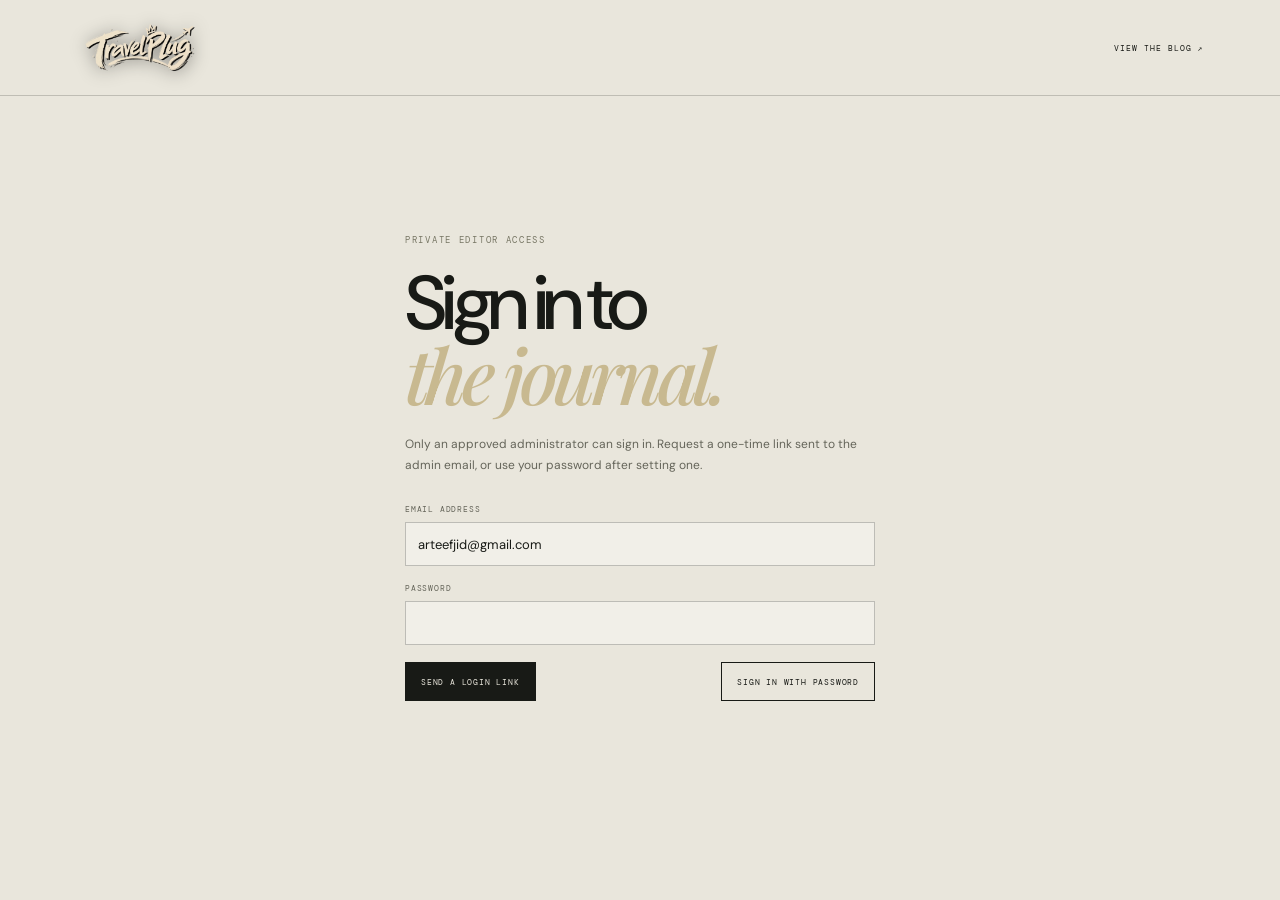
<file: admin.html>
<!doctype html>
<html lang="en">
  <head>
    <meta charset="UTF-8" />
    <meta name="viewport" content="width=device-width, initial-scale=1.0" />
    <meta name="theme-color" content="#151713" />
    <meta name="robots" content="noindex, nofollow" />
    <title>Admin — Travel Plug Ryce</title>
    <link rel="preconnect" href="https://fonts.googleapis.com" />
    <link rel="preconnect" href="https://fonts.gstatic.com" crossorigin />
    <link href="https://fonts.googleapis.com/css2?family=DM+Mono:wght@400;500&family=DM+Sans:wght@400;500;600;700&family=Playfair+Display:ital,wght@0,500;0,600;1,500;1,600&display=swap" rel="stylesheet" />
    <link rel="stylesheet" href="styles.css" />
    <script src="supabase-config.js"></script>
  </head>
  <body class="admin-page">
    <header class="admin-header">
      <a class="wordmark" href="index.html" aria-label="Travel Plug Ryce home"><img class="wordmark-logo" src="images/tp.PNG" alt="Travel Plug Ryce" /></a>
      <a class="mono" href="blog.html">VIEW THE BLOG ↗</a>
    </header>
    <main class="admin-main">
      <section class="admin-login-panel" data-admin-login>
        <p class="eyebrow dark-eyebrow">PRIVATE EDITOR ACCESS</p>
        <h1>Sign in to<br /><em>the journal.</em></h1>
        <p>Only an approved administrator can sign in. Request a one-time link sent to the admin email, or use your password after setting one.</p>
        <form data-login-form>
          <label>Email address<input type="email" name="email" autocomplete="username" value="arteefjid@gmail.com" required /></label>
          <label>Password<input type="password" name="password" autocomplete="current-password" /></label>
          <div class="admin-form-actions admin-login-actions">
            <button class="admin-primary-button" type="button" data-email-link>SEND A LOGIN LINK</button>
            <button class="admin-secondary-button" type="button" data-password-login>SIGN IN WITH PASSWORD</button>
          </div>
        </form>
        <p class="admin-status" data-login-status role="status" aria-live="polite"></p>
      </section>
      <section class="admin-workspace" data-admin-workspace hidden>
        <div class="admin-title-row"><div><p class="eyebrow dark-eyebrow">PRIVATE EDITOR ACCESS</p><h1>Journal <em>desk.</em></h1></div><button type="button" class="admin-secondary-button" data-sign-out>SIGN OUT</button></div>
        <p class="admin-status" data-admin-status role="status" aria-live="polite"></p>
        <details class="admin-password-panel">
          <summary>Set or change your password</summary>
          <p class="admin-help">Choose a password of at least 12 characters. You can also keep signing in with email links.</p>
          <form data-password-form>
            <label>New password<input type="password" name="password" autocomplete="new-password" minlength="12" required /></label>
            <label>Confirm new password<input type="password" name="confirm_password" autocomplete="new-password" minlength="12" required /></label>
            <button class="admin-primary-button" type="submit">SAVE PASSWORD</button>
          </form>
          <p class="admin-status" data-password-status role="status" aria-live="polite"></p>
        </details>
        <div class="admin-columns">
          <section class="admin-editor">
            <h2 data-form-heading>Write a new post</h2>
            <form data-post-form>
              <input type="hidden" name="id" />
              <input type="hidden" name="cover_image_url" />
              <input type="hidden" name="image_paths" />
              <label>Post type
                <select name="post_type" required>
                  <option value="story">Story</option><option value="reel">Reel</option><option value="video">Video</option>
                </select>
              </label>
              <label>Title<input name="title" maxlength="180" required /></label>
              <label>Short description<textarea name="excerpt" rows="3" maxlength="500"></textarea></label>
              <label data-body-field>Story text<textarea name="body" rows="10" placeholder="Write the full field note here…"></textarea></label>
              <label data-video-field>Video link <span class="admin-help">YouTube, Vimeo, or a direct MP4/WebM/Ogg file URL</span><input name="media_url" type="url" placeholder="https://…" /></label>
              <label>Photos <span class="admin-help" data-image-help>Optional; select multiple story photos, up to 10 MB each</span><input name="images" type="file" accept=".jpg,.jpeg,.png,.webp,.gif,.avif" multiple /></label>
              <label>Publishing status<select name="status"><option value="draft">Save as draft</option><option value="published">Publish now</option></select></label>
              <div class="admin-form-actions"><button class="admin-primary-button" type="submit" data-save-post>SAVE POST</button><button class="admin-secondary-button" type="button" data-cancel-edit hidden>CANCEL EDIT</button></div>
            </form>
          </section>
          <section class="admin-post-list">
            <div class="admin-list-heading"><h2>All posts</h2><button type="button" class="admin-secondary-button" data-refresh-posts>REFRESH</button></div>
            <div data-admin-posts></div>
          </section>
        </div>
      </section>
    </main>
    <script type="module" src="admin.js"></script>
  </body>
</html>
</file>
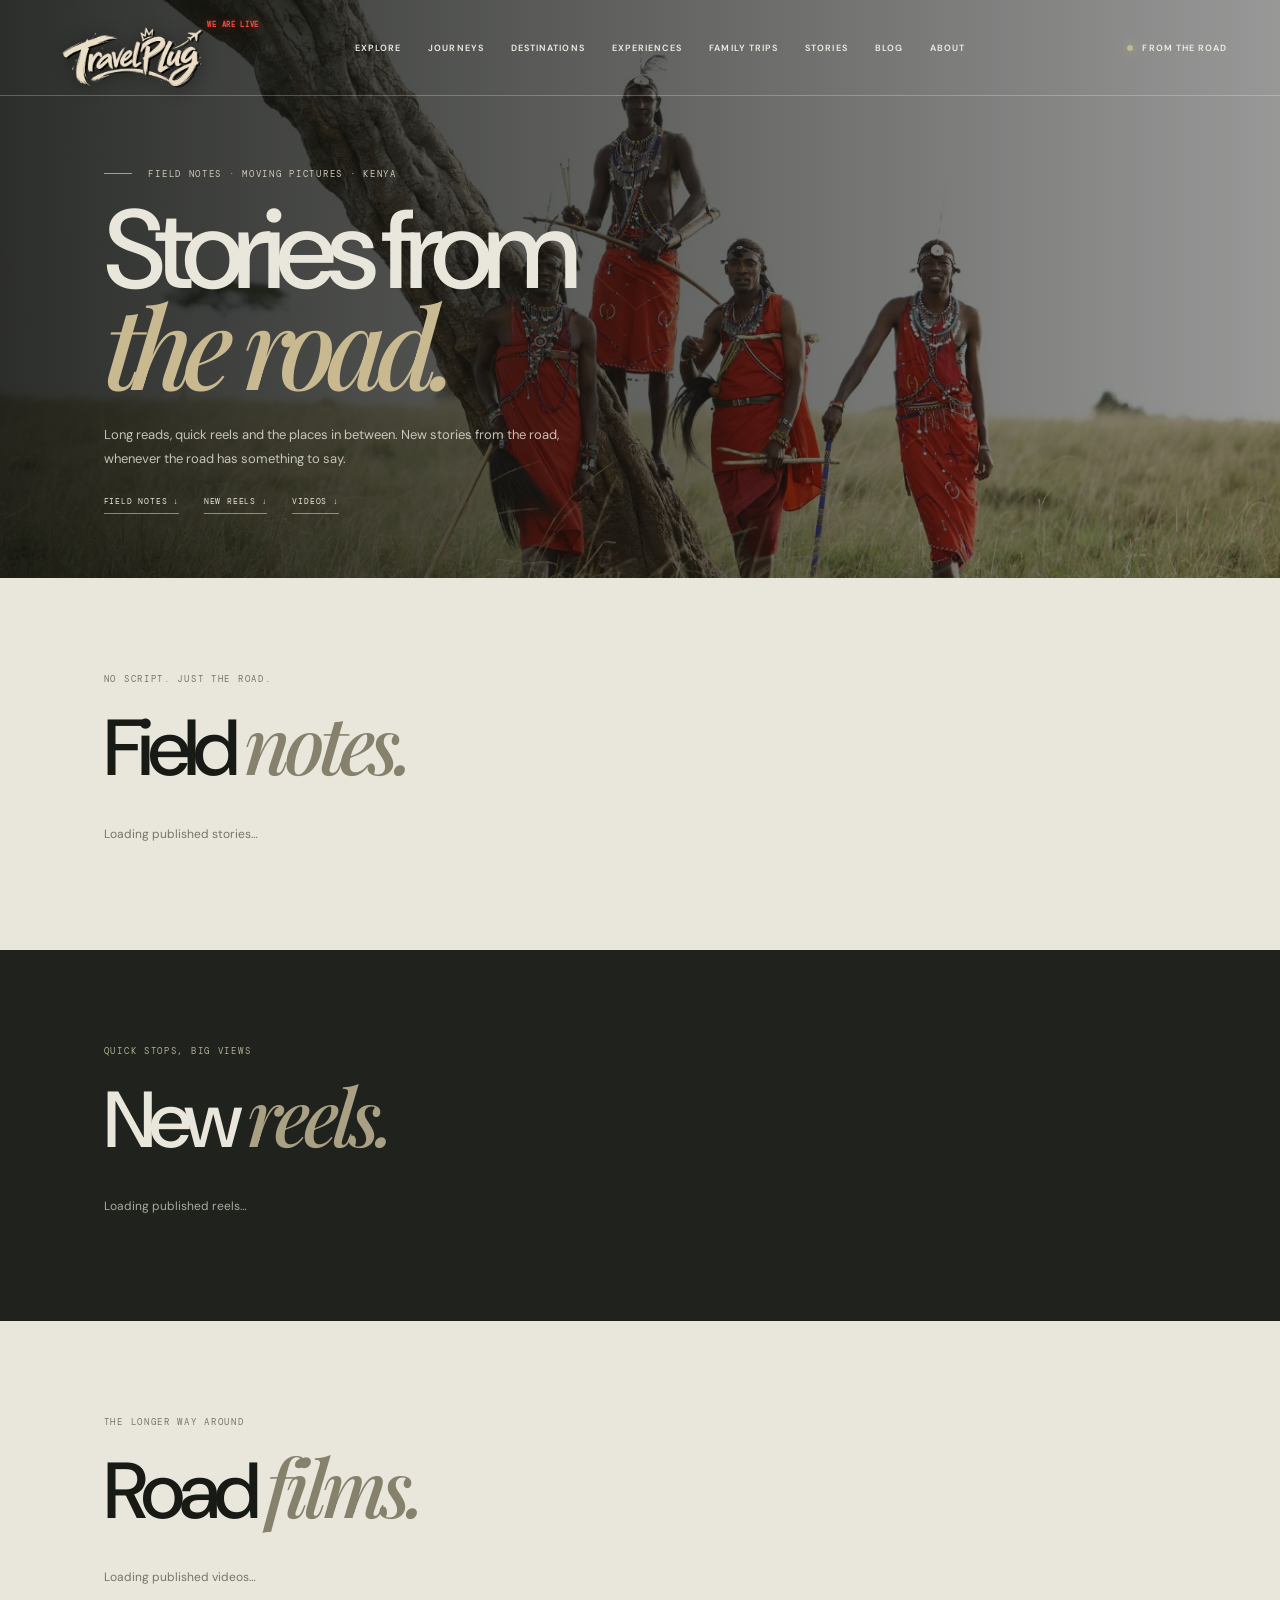
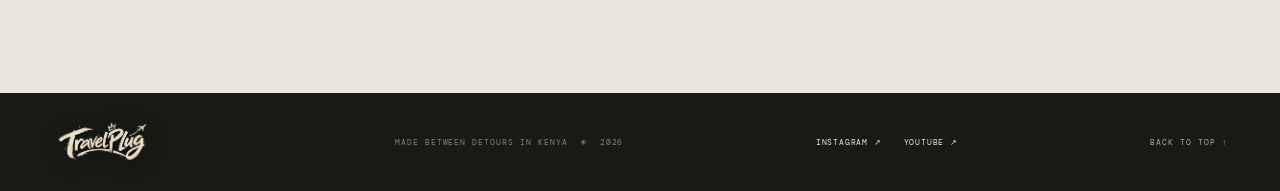
<file: blog.html>
<!doctype html>
<html lang="en">
  <head>
    <meta charset="UTF-8" />
    <meta name="viewport" content="width=device-width, initial-scale=1.0" />
    <meta name="theme-color" content="#151713" />
    <meta name="description" content="Field notes, new reels and travel videos from the roads of Kenya with Travel Plug Ryce." />
    <title>Stories, Reels &amp; Videos — Travel Plug Ryce</title>
    <link rel="preconnect" href="https://fonts.googleapis.com" />
    <link rel="preconnect" href="https://fonts.gstatic.com" crossorigin />
    <link href="https://fonts.googleapis.com/css2?family=DM+Mono:wght@400;500&family=DM+Sans:wght@400;500;600;700&family=Playfair+Display:ital,wght@0,500;0,600;1,500;1,600&display=swap" rel="stylesheet" />
    <link rel="stylesheet" href="styles.css" />
    <script src="supabase-config.js"></script>
  </head>
  <body class="blog-page">
    <header class="site-header">
      <a class="wordmark" href="index.html#top" aria-label="Travel Plug Ryce home"><img class="wordmark-logo" src="images/tp.PNG" alt="Travel Plug Ryce" /></a>
      <button class="menu-toggle" type="button" aria-expanded="false" aria-label="Open navigation"><span></span><span></span></button>
      <nav class="main-nav" aria-label="Main navigation">
        <a href="index.html#explore">EXPLORE</a><a href="index.html#journeys">JOURNEYS</a>
        <a href="index.html#destinations">DESTINATIONS</a><a href="index.html#experiences">EXPERIENCES</a>
        <a href="family.html">FAMILY TRIPS</a><a href="index.html#stories">STORIES</a>
        <a href="blog.html" aria-current="page">BLOG</a><a href="index.html#about">ABOUT</a>
      </nav>
      <a class="header-location" href="#blog-stories"><span class="live-dot"></span> FROM THE ROAD</a>
    </header>

    <main>
      <section class="blog-hero">
        <p class="eyebrow"><span class="eyebrow-line"></span> FIELD NOTES · MOVING PICTURES · KENYA</p>
        <h1>Stories from<br /><em>the road.</em></h1>
        <p>Long reads, quick reels and the places in between. New stories from the road, whenever the road has something to say.</p>
        <nav class="blog-jump-links" aria-label="Blog sections">
          <a href="#blog-stories">FIELD NOTES ↓</a><a href="#reels">NEW REELS ↓</a><a href="#blog-videos">VIDEOS ↓</a>
        </nav>
      </section>

      <section class="blog-content-section" id="blog-stories">
        <div class="section-heading dark-heading"><div><p class="eyebrow dark-eyebrow">NO SCRIPT. JUST THE ROAD.</p><h2>Field <em>notes.</em></h2></div></div>
        <p class="content-feed-status" data-blog-stories-status aria-live="polite">Loading published stories…</p>
        <div class="blog-story-grid" data-blog-stories></div>
      </section>

      <section class="blog-content-section blog-media-section" id="reels">
        <div class="section-heading light-heading"><div><p class="eyebrow">QUICK STOPS, BIG VIEWS</p><h2>New <em>reels.</em></h2></div></div>
        <p class="content-feed-status" data-blog-reels-status aria-live="polite">Loading published reels…</p>
        <div class="blog-reel-grid" data-blog-reels></div>
      </section>

      <section class="blog-content-section" id="blog-videos">
        <div class="section-heading dark-heading"><div><p class="eyebrow dark-eyebrow">THE LONGER WAY AROUND</p><h2>Road <em>films.</em></h2></div></div>
        <p class="content-feed-status" data-blog-videos-status aria-live="polite">Loading published videos…</p>
        <div class="blog-video-grid" data-blog-videos></div>
      </section>
    </main>

    <footer class="site-footer">
      <a class="wordmark footer-wordmark" href="index.html#top" aria-label="Travel Plug Ryce home"><img class="wordmark-logo" src="images/tp.PNG" alt="Travel Plug Ryce" /></a>
      <span class="footer-note mono">MADE BETWEEN DETOURS IN KENYA <span>✳</span> 2026</span>
      <div class="social-links"><a href="https://www.instagram.com/travel_plugryce/" target="_blank" rel="noreferrer">INSTAGRAM ↗</a><a href="https://www.youtube.com/@TravelPlugRyce" target="_blank" rel="noreferrer">YOUTUBE ↗</a></div>
      <a href="#" class="back-top mono">BACK TO TOP ↑</a>
    </footer>

    <dialog class="published-story-dialog" aria-labelledby="published-story-title">
      <button class="modal-close" type="button" aria-label="Close story">×</button>
      <img class="published-dialog-image" alt="" hidden />
      <div class="published-dialog-copy"><p class="eyebrow dark-eyebrow" data-dialog-meta></p><h2 id="published-story-title"></h2><p class="published-dialog-excerpt"></p><div class="published-dialog-body"></div><div class="published-dialog-gallery"></div></div>
    </dialog>
    <script type="module" src="blog.js"></script>
  </body>
</html>
</file>
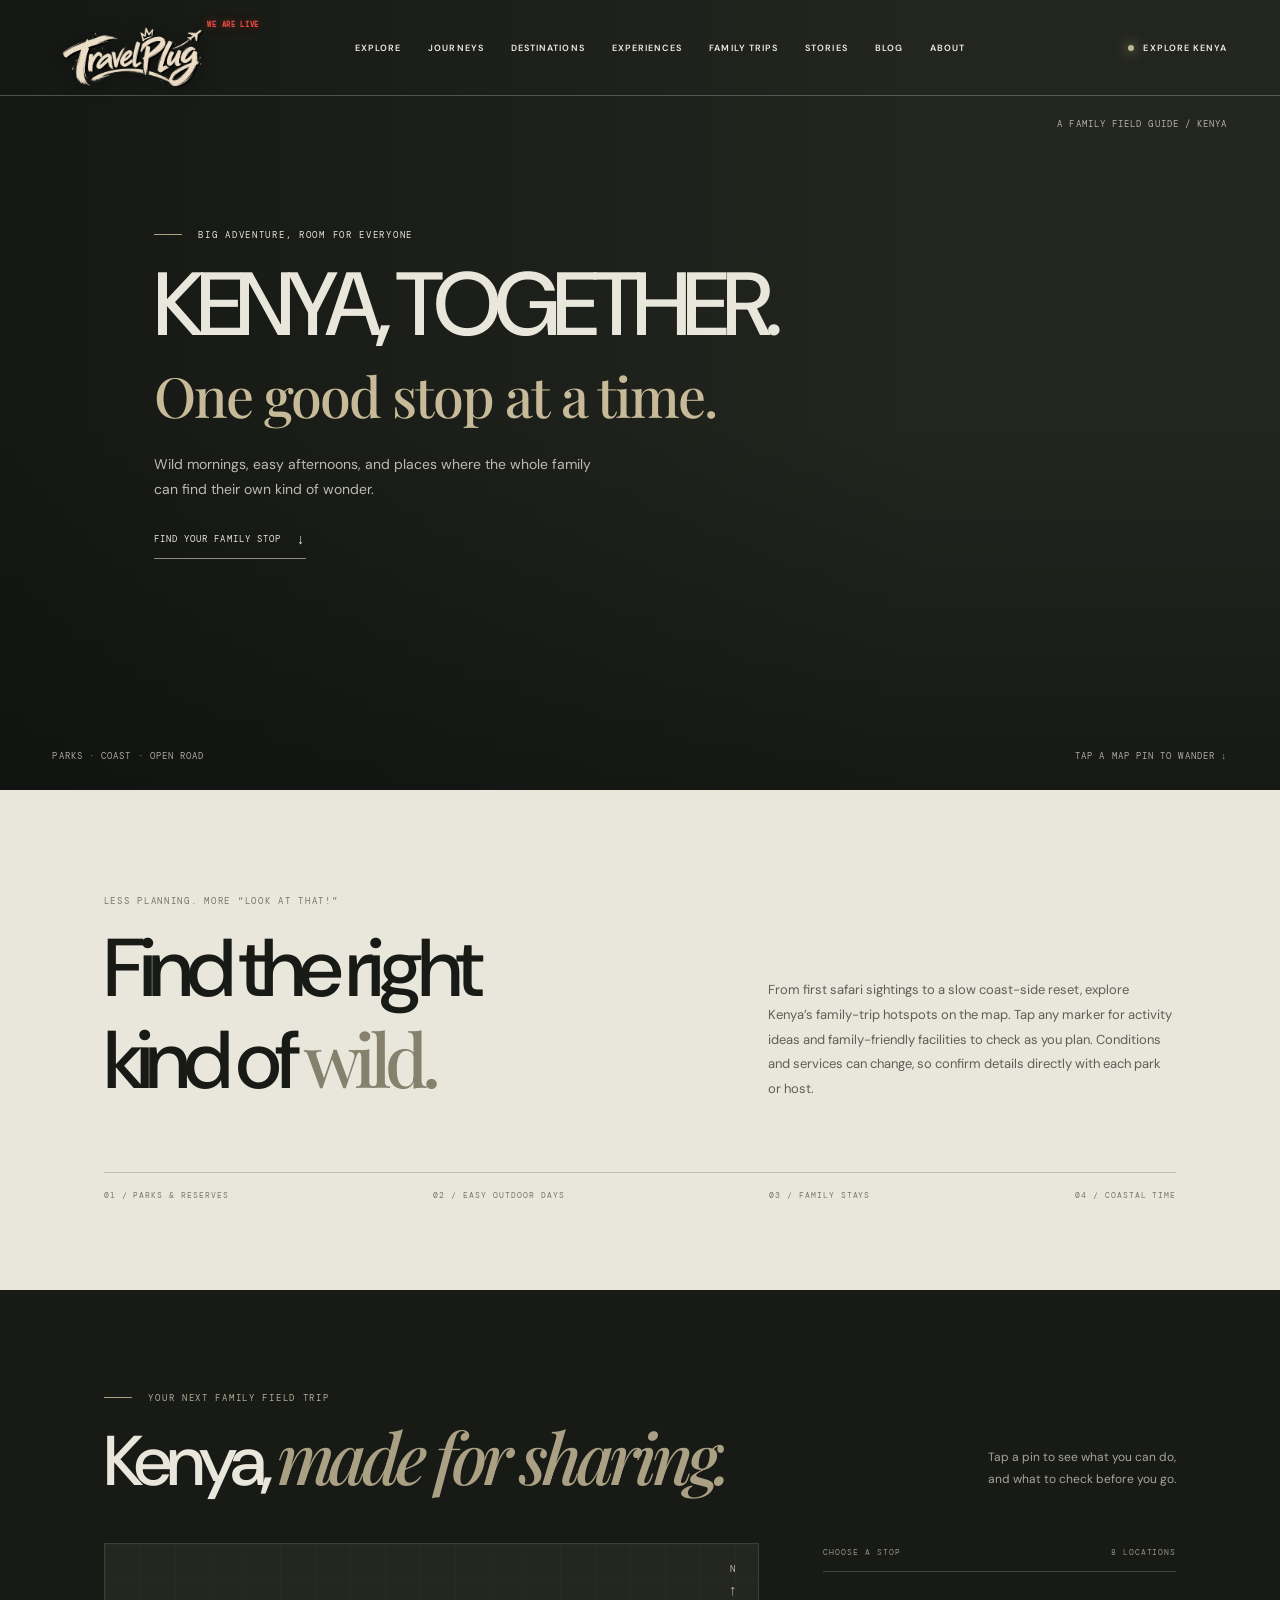
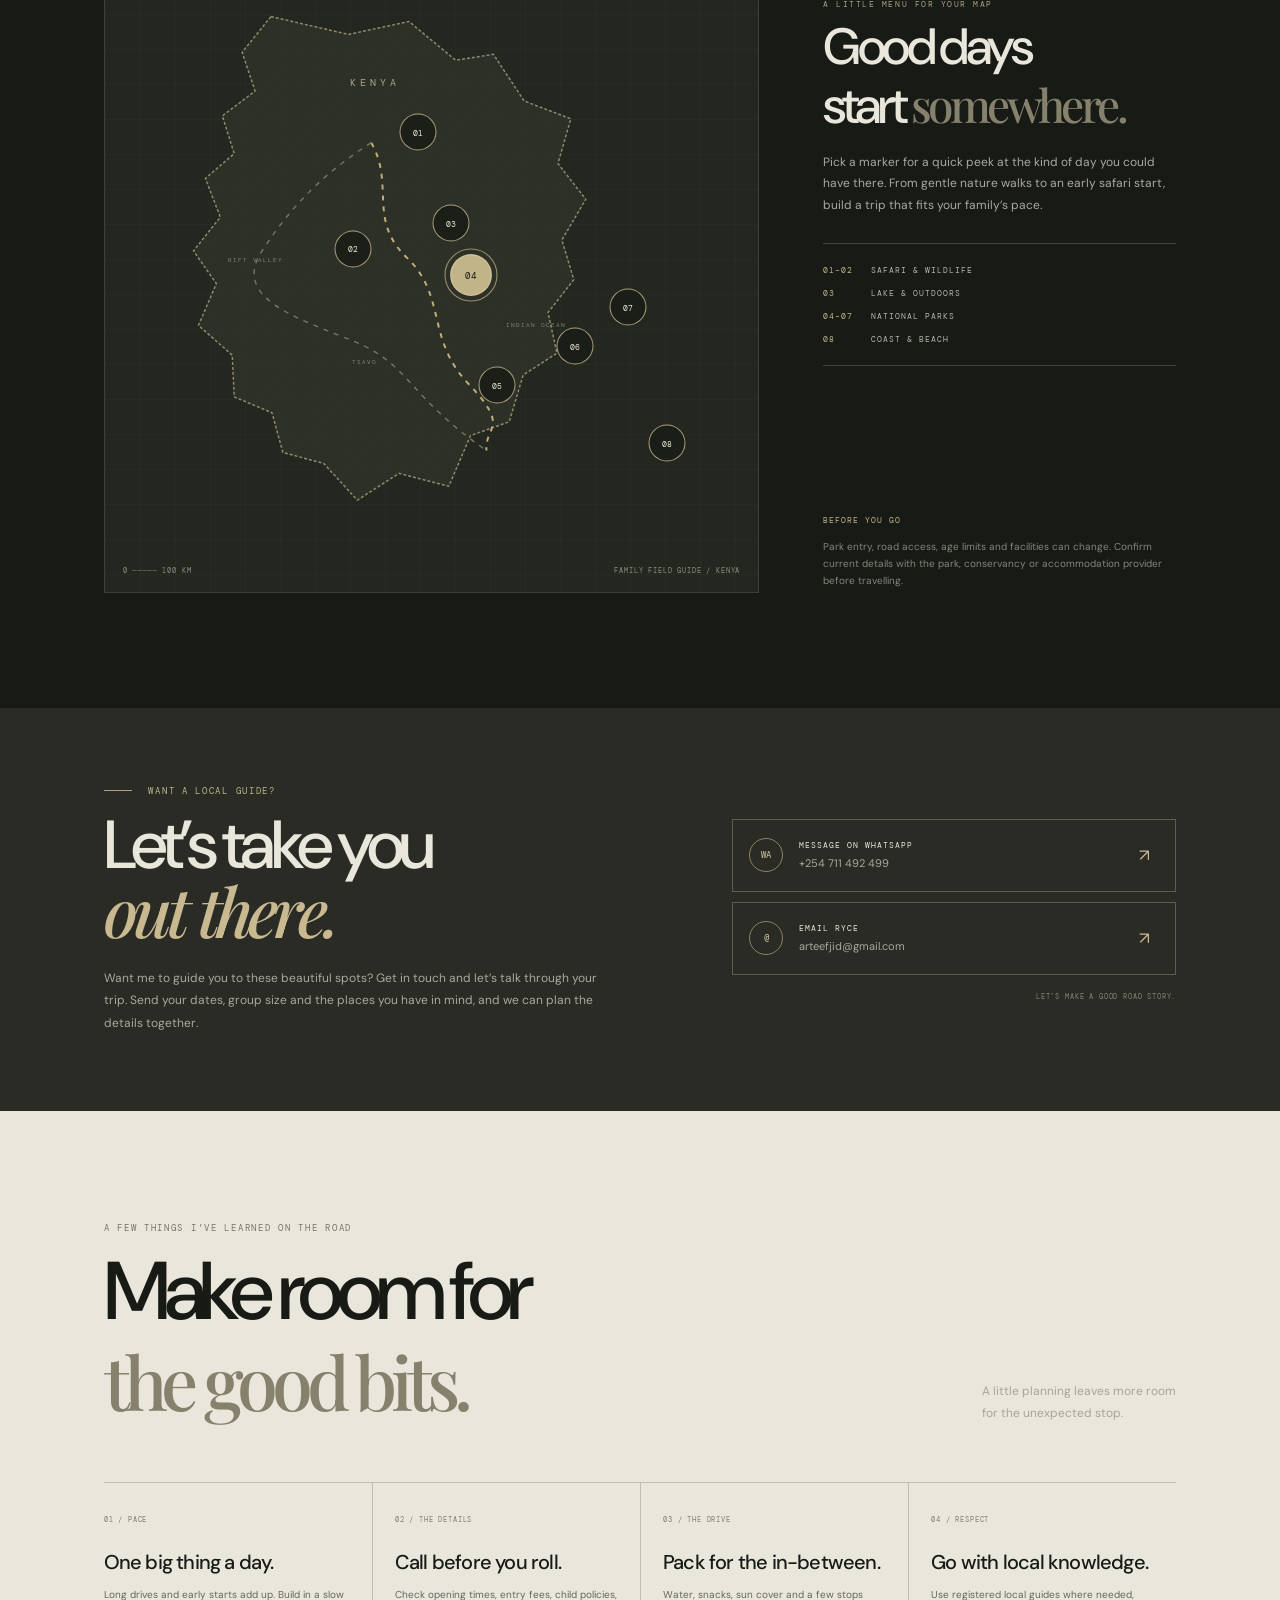
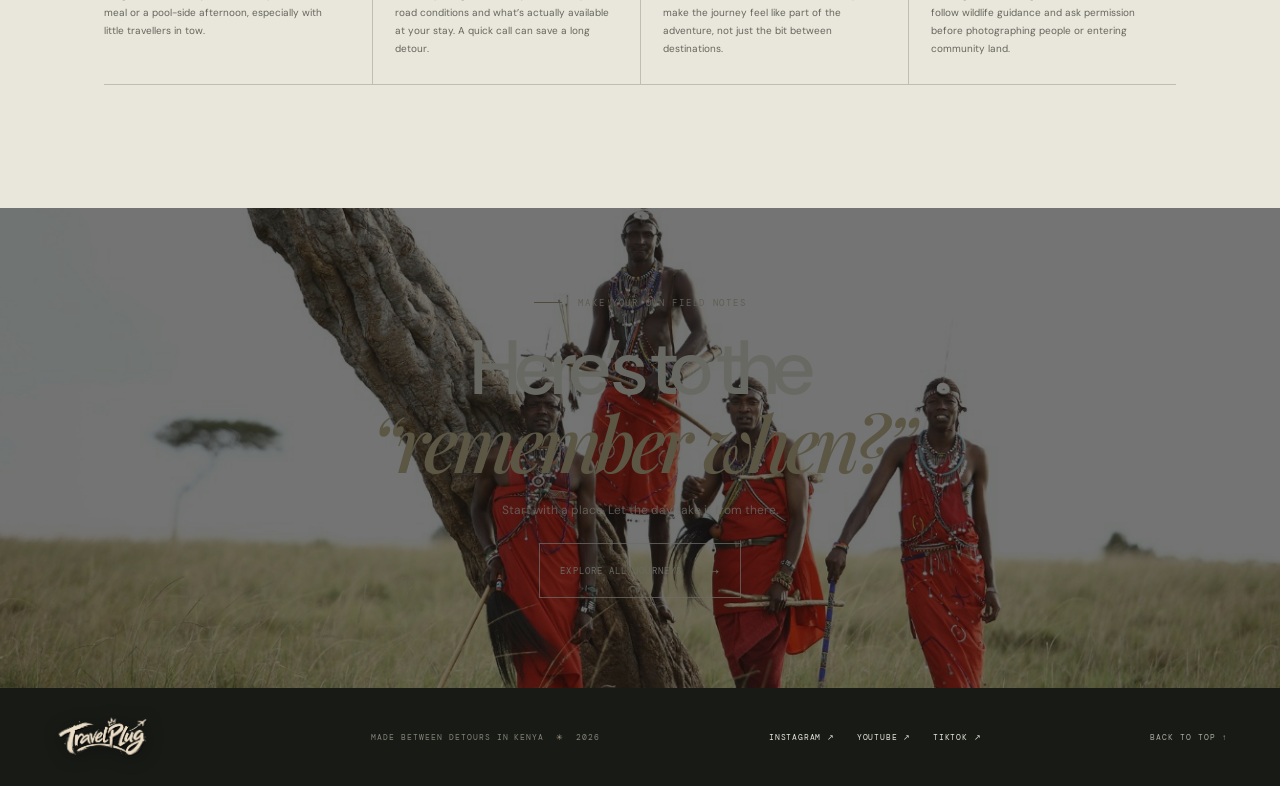
<file: family.html>
<!doctype html>
<html lang="en">
  <head>
    <meta charset="UTF-8" />
    <meta name="viewport" content="width=device-width, initial-scale=1.0" />
    <meta name="theme-color" content="#151713" />
    <meta name="description" content="Explore family-friendly national parks, coast escapes and tour hotspots across Kenya with Travel Plug Ryce." />
    <title>Family Trips in Kenya — Travel Plug Ryce</title>
    <link rel="preconnect" href="https://fonts.googleapis.com" />
    <link rel="preconnect" href="https://fonts.gstatic.com" crossorigin />
    <link href="https://fonts.googleapis.com/css2?family=DM+Mono:wght@400;500&family=DM+Sans:wght@400;500;600;700&family=Playfair+Display:ital,wght@0,500;0,600;1,500;1,600&display=swap" rel="stylesheet" />
    <link rel="stylesheet" href="styles.css" />
    <script src="site-images.js"></script>
  </head>
  <body class="family-page">
    <header class="site-header" id="family-top">
      <a class="wordmark" href="index.html#top" aria-label="Travel Plug Ryce home" title="Back to the main site">
        <img class="wordmark-logo" src="images/tp.PNG" alt="Travel Plug Ryce" />
      </a>
      <button class="menu-toggle" type="button" aria-expanded="false" aria-label="Open navigation">
        <span></span><span></span>
      </button>
      <nav class="main-nav" aria-label="Main navigation">
        <a href="index.html#explore">EXPLORE</a>
        <a href="index.html#journeys">JOURNEYS</a>
        <a href="index.html#destinations">DESTINATIONS</a>
        <a href="index.html#experiences">EXPERIENCES</a>
        <a href="family.html" aria-current="page">FAMILY TRIPS</a>
        <a href="index.html#stories">STORIES</a>
        <a href="blog.html">BLOG</a>
        <a href="index.html#about">ABOUT</a>
      </nav>
      <a class="header-location" href="#family-map"><span class="live-dot"></span> EXPLORE KENYA</a>
    </header>

    <main>
      <section class="family-hero">
        <div class="family-hero-image"></div>
        <div class="family-hero-video" id="family-hero-player" aria-hidden="true"></div>
        <div class="family-hero-video-poster" aria-hidden="true"></div>
        <div class="family-hero-shade"></div>
        <span class="family-hero-coordinate mono">A FAMILY FIELD GUIDE / KENYA</span>
        <div class="family-hero-copy">
          <p class="eyebrow"><span class="eyebrow-line"></span> BIG ADVENTURE, ROOM FOR EVERYONE</p>
          <h1>KENYA, TOGETHER.<br /><em>One good stop at a time.</em></h1>
          <p>Wild mornings, easy afternoons, and places where the whole family can find their own kind of wonder.</p>
          <a class="text-link hero-link" href="#family-map">FIND YOUR FAMILY STOP <span>↓</span></a>
        </div>
        <div class="hero-bottom"><span class="mono">PARKS · COAST · OPEN ROAD</span><span class="mono">TAP A MAP PIN TO WANDER ↓</span></div>
      </section>

      <section class="family-intro section-pad">
        <p class="eyebrow dark-eyebrow">LESS PLANNING. MORE “LOOK AT THAT!”</p>
        <div class="family-intro-row">
          <h2>Find the right<br />kind of <em>wild.</em></h2>
          <p>From first safari sightings to a slow coast-side reset, explore Kenya’s family-trip hotspots on the map. Tap any marker for activity ideas and family-friendly facilities to check as you plan. Conditions and services can change, so confirm details directly with each park or host.</p>
        </div>
        <div class="family-tags mono"><span>01 / PARKS & RESERVES</span><span>02 / EASY OUTDOOR DAYS</span><span>03 / FAMILY STAYS</span><span>04 / COASTAL TIME</span></div>
      </section>

      <section class="family-map-section section-pad" id="family-map">
        <div class="section-heading light-heading">
          <div><p class="eyebrow"><span class="eyebrow-line"></span> YOUR NEXT FAMILY FIELD TRIP</p><h2>Kenya, <em>made for sharing.</em></h2></div>
          <p class="heading-note">Tap a pin to see what you can do,<br />and what to check before you go.</p>
        </div>
        <div class="family-map-layout">
          <div class="family-map-canvas" role="group" aria-label="Interactive map of family-friendly parks and tour areas in Kenya">
            <div class="family-map-grid"></div>
            <svg class="family-kenya-map" viewBox="0 0 520 580" aria-hidden="true">
              <defs><pattern id="family-maplines" width="18" height="18" patternUnits="userSpaceOnUse"><path d="M0 18L18 0" stroke="#77755f" stroke-opacity=".09" stroke-width="1"/></pattern></defs>
              <path d="M148 40 L226 58 L287 45 L334 84 L372 78 L403 125 L450 143 L437 188 L465 224 L441 265 L453 305 L427 338 L436 379 L402 401 L388 448 L349 462 L327 513 L277 500 L235 527 L201 490 L160 479 L149 439 L111 423 L109 381 L75 351 L93 309 L70 276 L97 242 L82 203 L111 178 L99 140 L132 115 L119 76 Z" fill="url(#family-maplines)"/>
              <path class="family-country-outline" d="M148 40 L226 58 L287 45 L334 84 L372 78 L403 125 L450 143 L437 188 L465 224 L441 265 L453 305 L427 338 L436 379 L402 401 L388 448 L349 462 L327 513 L277 500 L235 527 L201 490 L160 479 L149 439 L111 423 L109 381 L75 351 L93 309 L70 276 L97 242 L82 203 L111 178 L99 140 L132 115 L119 76 Z"/>
              <path class="family-route-line" d="M249 167 C273 209 245 245 285 283 S304 365 347 410 S363 452 365 477"/>
              <path class="family-route-line family-route-faint" d="M249 167 C201 198 169 230 139 276 S169 342 229 366 S284 421 365 477"/>
              <text x="228" y="110" class="family-region-label">KENYA</text>
              <text x="105" y="287" class="family-small-label">RIFT VALLEY</text>
              <text x="230" y="390" class="family-small-label">TSAVO</text>
              <text x="385" y="353" class="family-small-label">INDIAN OCEAN</text>
            </svg>
            <span class="family-map-compass mono">N<br /><b>↑</b></span>
            <span class="family-map-scale mono">0 ───── 100 KM</span>
            <span class="family-map-caption mono">FAMILY FIELD GUIDE / KENYA</span>
            <button class="family-pin" style="--pin-x:48%;--pin-y:29%" data-stop="nakuru" aria-label="Lake Nakuru National Park"><span>01</span></button>
            <button class="family-pin" style="--pin-x:38%;--pin-y:47%" data-stop="mara" aria-label="Maasai Mara National Reserve"><span>02</span></button>
            <button class="family-pin" style="--pin-x:53%;--pin-y:43%" data-stop="naivasha" aria-label="Lake Naivasha and Hell's Gate"><span>03</span></button>
            <button class="family-pin selected" style="--pin-x:56%;--pin-y:51%" data-stop="nairobi" aria-label="Nairobi National Park"><span>04</span></button>
            <button class="family-pin" style="--pin-x:60%;--pin-y:68%" data-stop="amboseli" aria-label="Amboseli National Park"><span>05</span></button>
            <button class="family-pin" style="--pin-x:72%;--pin-y:62%" data-stop="tsavo-west" aria-label="Tsavo West National Park"><span>06</span></button>
            <button class="family-pin" style="--pin-x:80%;--pin-y:56%" data-stop="tsavo-east" aria-label="Tsavo East National Park"><span>07</span></button>
            <button class="family-pin" style="--pin-x:86%;--pin-y:77%" data-stop="diani" aria-label="Diani and the South Coast"><span>08</span></button>
            <div class="family-map-popover" id="family-map-popover" role="dialog" aria-labelledby="family-popover-title" hidden>
              <button class="family-popover-close" type="button" aria-label="Close location details">×</button>
              <p class="family-popover-kicker mono"></p>
              <h3 id="family-popover-title"></h3>
              <p class="family-popover-summary"></p>
              <div class="family-popover-group"><span class="mono">TRY THESE ACTIVITIES</span><ul class="family-activities"></ul></div>
              <div class="family-popover-group amenities-group"><span class="mono">FAMILY-FRIENDLY BASICS</span><ul class="family-amenities"></ul></div>
              <p class="family-popover-tip"></p>
              <a class="family-popover-link" href="#book-ryce">ASK RYCE TO GUIDE YOU <span>↗</span></a>
            </div>
          </div>
          <aside class="family-map-aside">
            <div class="family-aside-top mono"><span>CHOOSE A STOP</span><span>8 LOCATIONS</span></div>
            <p class="eyebrow dark-eyebrow">A LITTLE MENU FOR YOUR MAP</p>
            <h3>Good days<br />start <em>somewhere.</em></h3>
            <p>Pick a marker for a quick peek at the kind of day you could have there. From gentle nature walks to an early safari start, build a trip that fits your family’s pace.</p>
            <div class="family-key mono"><span><i>01–02</i> SAFARI & WILDLIFE</span><span><i>03</i> LAKE & OUTDOORS</span><span><i>04–07</i> NATIONAL PARKS</span><span><i>08</i> COAST & BEACH</span></div>
            <div class="family-check"><span>BEFORE YOU GO</span><p>Park entry, road access, age limits and facilities can change. Confirm current details with the park, conservancy or accommodation provider before travelling.</p></div>
          </aside>
        </div>
      </section>

      <section class="guide-booking section-pad" id="book-ryce">
        <div class="guide-booking-copy">
          <p class="eyebrow"><span class="eyebrow-line"></span> WANT A LOCAL GUIDE?</p>
          <h2>Let’s take you<br /><em>out there.</em></h2>
          <p>Want me to guide you to these beautiful spots? Get in touch and let’s talk through your trip. Send your dates, group size and the places you have in mind, and we can plan the details together.</p>
        </div>
        <div class="guide-booking-actions">
          <a class="guide-contact guide-whatsapp" href="https://wa.me/254711492499?text=Hi%20Ryce%2C%20I%27d%20like%20to%20book%20you%20as%20a%20tour%20guide%20in%20Kenya.%20My%20preferred%20dates%20are%20" target="_blank" rel="noreferrer">
            <span class="guide-contact-icon" aria-hidden="true">WA</span>
            <span><b>MESSAGE ON WHATSAPP</b><small>+254 711 492 499</small></span>
            <span class="guide-contact-arrow" aria-hidden="true">↗</span>
          </a>
          <a class="guide-contact guide-email" href="mailto:arteefjid@gmail.com?subject=Kenya%20tour%20guide%20booking">
            <span class="guide-contact-icon" aria-hidden="true">@</span>
            <span><b>EMAIL RYCE</b><small>arteefjid@gmail.com</small></span>
            <span class="guide-contact-arrow" aria-hidden="true">↗</span>
          </a>
          <span class="guide-booking-note mono">LET’S MAKE A GOOD ROAD STORY.</span>
        </div>
      </section>

      <section class="family-planning section-pad" id="family-planning">
        <div class="section-heading dark-heading">
          <div><p class="eyebrow dark-eyebrow">A FEW THINGS I’VE LEARNED ON THE ROAD</p><h2>Make room for<br /><em>the good bits.</em></h2></div>
          <p class="heading-note">A little planning leaves more room<br />for the unexpected stop.</p>
        </div>
        <div class="family-planning-grid">
          <article><span class="mono">01 / PACE</span><h3>One big thing a day.</h3><p>Long drives and early starts add up. Build in a slow meal or a pool-side afternoon, especially with little travellers in tow.</p></article>
          <article><span class="mono">02 / THE DETAILS</span><h3>Call before you roll.</h3><p>Check opening times, entry fees, child policies, road conditions and what’s actually available at your stay. A quick call can save a long detour.</p></article>
          <article><span class="mono">03 / THE DRIVE</span><h3>Pack for the in-between.</h3><p>Water, snacks, sun cover and a few stops make the journey feel like part of the adventure, not just the bit between destinations.</p></article>
          <article><span class="mono">04 / RESPECT</span><h3>Go with local knowledge.</h3><p>Use registered local guides where needed, follow wildlife guidance and ask permission before photographing people or entering community land.</p></article>
        </div>
      </section>

      <section class="family-cta">
        <div class="family-cta-image"></div><div class="family-cta-shade"></div>
        <div class="family-cta-copy">
          <p class="eyebrow"><span class="eyebrow-line"></span> MAKE YOUR OWN FIELD NOTES</p>
          <h2>Here’s to the<br /><em>“remember when?”</em></h2>
          <p>Start with a place. Let the day take it from there.</p>
          <a class="button-link" href="index.html#journeys">EXPLORE ALL JOURNEYS <span>→</span></a>
        </div>
      </section>
    </main>
    <footer class="site-footer">
      <a class="wordmark footer-wordmark" href="index.html#top" aria-label="Travel Plug Ryce home" title="Back to the main site"><img class="wordmark-logo" src="images/tp.PNG" alt="Travel Plug Ryce" /></a>
      <span class="footer-note mono">MADE BETWEEN DETOURS IN KENYA <span>✳</span> 2026</span>
      <div class="social-links"><a href="https://www.instagram.com/travel_plugryce/" target="_blank" rel="noreferrer">INSTAGRAM ↗</a><a href="https://www.youtube.com/@TravelPlugRyce" target="_blank" rel="noreferrer">YOUTUBE ↗</a><a href="https://www.tiktok.com/@travelplugryce" target="_blank" rel="noreferrer">TIKTOK ↗</a></div>
      <a href="#family-top" class="back-top mono">BACK TO TOP ↑</a>
    </footer>
    <script src="https://www.youtube.com/iframe_api"></script>
    <script src="family-map.js"></script>
  </body>
</html>
</file>
<file: styles.css>
:root {
  --ink: #181a16;
  --ink-deep: #121410;
  --paper: #e9e6dc;
  --paper-muted: #b5b2a6;
  --olive: #aaa080;
  --line-dark: rgba(233, 230, 220, .2);
  --line-light: rgba(24, 26, 22, .2);
  --mono: "DM Mono", monospace;
  --sans: "DM Sans", sans-serif;
  --serif: "Playfair Display", Georgia, serif;
}

* { box-sizing: border-box; }
html { scroll-behavior: smooth; scroll-padding-top: 84px; }
body { margin: 0; background: var(--paper); color: var(--ink); font-family: var(--sans); -webkit-font-smoothing: antialiased; }
body, button, select { font-family: var(--sans); }
button, a { -webkit-tap-highlight-color: transparent; }
a { color: inherit; text-decoration: none; }
button { color: inherit; }
.mono { font-family: var(--mono); font-size: 9px; letter-spacing: .12em; }
.section-pad { padding-left: 8.1vw; padding-right: 8.1vw; }

.site-header { height: 96px; position: absolute; inset: 0 0 auto; z-index: 5; display: flex; align-items: center; justify-content: space-between; padding: 0 4.1vw; border-bottom: 1px solid rgba(255,255,255,.24); color: #f0ede4; }
.wordmark { display: flex; align-items: center; min-width: 225px; min-height: 80px; position: relative; isolation: isolate; }
.wordmark-logo { display: block; width: 230px; height: 92px; object-fit: contain; object-position: left center; filter: drop-shadow(0 2px 9px rgba(0,0,0,.38)); transform-origin: left center; transition: transform .28s ease, filter .28s ease; }
.site-header .wordmark-logo { position: relative; top: 10px; animation: recording-logo-pulse 2s ease-in-out infinite; }
.site-header .wordmark::after { content: "WE ARE LIVE"; position: absolute; top: 18px; left: 155px; color: #f04b42; font: 700 7px var(--mono); letter-spacing: .1em; white-space: nowrap; text-shadow: 0 0 10px rgba(229,72,63,.48); animation: recording-live-blink 1.2s steps(2, end) infinite; }
.wordmark:hover .wordmark-logo { transform: scale(1.055) rotate(-1deg); filter: drop-shadow(0 3px 15px rgba(211,190,132,.48)); }
.wordmark:active .wordmark-logo { transform: scale(.98); }
.wordmark:focus-visible { outline: 2px solid #d3be84; outline-offset: 4px; border-radius: 2px; }
@keyframes recording-logo-pulse { 0%, 100% { opacity: 1; } 50% { opacity: .72; } }
@keyframes recording-live-blink { 0%, 49% { opacity: 1; } 50%, 100% { opacity: .22; } }
.wordmark-mark { font-family: var(--serif); font-size: 24px; font-weight: 600; letter-spacing: -.08em; }
.wordmark-mark span { color: var(--olive); padding: 0 2px; }
.wordmark-name { font-size: 9px; letter-spacing: .16em; font-weight: 700; }
.main-nav { display: flex; gap: clamp(15px, 2.1vw, 34px); align-items: center; }
.main-nav a, .header-location { font-size: 9px; letter-spacing: .12em; font-weight: 600; transition: opacity .2s; }
.main-nav a:hover, .header-location:hover { opacity: .62; }
.header-location { display: flex; align-items: center; gap: 9px; min-width: 190px; justify-content: flex-end; }
.live-dot { width: 6px; height: 6px; border-radius: 50%; background: #c0b88f; box-shadow: 0 0 12px #c0b88f; }
.menu-toggle { display: none; }

.hero { height: min(860px, 100svh); min-height: 670px; position: relative; overflow: hidden; color: var(--paper); background: #2b3028; }
.hero-image, .closing-image { position: absolute; inset: 0; background-image: var(--card-image); background-position: center 52%; background-size: cover; transform: scale(1.02); animation: hero-drift 18s ease-in-out infinite alternate; }
.hero-shade { position: absolute; inset: 0; background: linear-gradient(90deg, rgba(14,17,14,.78) 0%, rgba(16,18,15,.4) 46%, rgba(15,17,13,.02) 100%), linear-gradient(0deg, rgba(12,14,12,.64), transparent 28%, rgba(12,14,12,.15) 100%); }
.hero-content { position: absolute; left: 14.8%; top: 27%; }
.eyebrow { margin: 0 0 23px; font: 9px var(--mono); letter-spacing: .19em; }
.eyebrow-line { display: inline-block; width: 28px; height: 1px; background: var(--olive); vertical-align: middle; margin: 0 10px 3px 0; }
.hero h1 { margin: 0; font-size: clamp(68px, 9vw, 132px); line-height: .78; letter-spacing: -.095em; font-weight: 500; }
.hero h1 span { font-weight: 400; }
.hero-subtitle { font-size: clamp(17px, 1.9vw, 25px); margin: 28px 0 10px; letter-spacing: -.04em; }
.hero-subtitle em, h2 em, .story-feature h3 em, .closing h2 em { font-family: var(--serif); font-weight: 500; }
.hero-note { color: rgba(240,237,228,.7); font-size: 12px; line-height: 1.8; margin: 0; }
.text-link { display: inline-flex; align-items: center; gap: 15px; border-bottom: 1px solid; padding: 0 0 10px; font: 9px var(--mono); letter-spacing: .12em; }
.text-link span { font-size: 14px; transition: transform .25s; }
.text-link:hover span { transform: translate(3px,-2px); }
.hero-link { margin-top: 39px; border-color: rgba(233,230,220,.55); }
.hero-coordinate { position: absolute; top: 116px; right: 5.2%; color: rgba(240,237,228,.7); }
.hero-bottom { position: absolute; inset: auto 4.1% 28px; display: flex; justify-content: space-between; align-items: center; color: rgba(240,237,228,.69); }
.hero-bottom-center { font: 9px var(--mono); letter-spacing: .15em; }
.hero-index { position: absolute; right: 4.1%; top: 52%; writing-mode: vertical-rl; color: rgba(240,237,228,.68); }
@keyframes hero-drift { from { transform: scale(1.02) translateY(0); } to { transform: scale(1.08) translateY(-1%); } }

.intro { padding-top: 130px; padding-bottom: 115px; }
.dark-eyebrow { color: #777664; }
.intro-copy { display: grid; grid-template-columns: 1.2fr .8fr; gap: 7vw; align-items: end; }
.intro h2, .section-heading h2, .about h2 { margin: 0; font-size: clamp(50px, 7vw, 94px); font-weight: 500; line-height: .96; letter-spacing: -.075em; }
.intro h2 em, .section-heading h2 em, .about h2 em { color: #85816c; }
.intro-aside { max-width: 370px; padding-bottom: 6px; }
.intro-aside p { margin: 0 0 28px; font-size: 14px; line-height: 1.8; color: #595a51; }
.dark-link { color: var(--ink); border-color: var(--line-light); }
.intro-stats { display: grid; grid-template-columns: repeat(4, 1fr); border-top: 1px solid var(--line-light); margin-top: 90px; padding-top: 24px; }
.intro-stats > div { display: flex; align-items: flex-start; gap: 15px; }
.intro-stats strong { font-size: 37px; font-weight: 500; letter-spacing: -.08em; line-height: 1; }
.intro-stats strong span { color: #88836b; }
.intro-stats > div > span { margin-top: 5px; font: 8px/1.6 var(--mono); letter-spacing: .12em; color: #717165; }
.intro-stamp { justify-self: end; text-align: right; line-height: 1.6; color: #86816d; }

.journeys, .map-section, .experiences { background: var(--ink); color: var(--paper); }
.journeys { padding-top: 104px; padding-bottom: 78px; overflow: hidden; }
.section-heading { display: flex; align-items: end; justify-content: space-between; gap: 30px; }
.section-heading .eyebrow { margin-bottom: 19px; color: #b3ad96; }
.light-heading h2 { font-size: clamp(48px, 6.2vw, 82px); }
.light-heading h2 em { color: #aaa084; }
.heading-note { margin: 0 0 5px; font-size: 12px; line-height: 1.8; color: #a6a59a; }
.journey-track { display: flex; gap: 12px; overflow-x: auto; margin: 52px -8.1vw 0; padding: 0 8.1vw 15px; scroll-snap-type: x mandatory; scrollbar-width: none; }
.journey-track::-webkit-scrollbar { display: none; }
.journey-card { height: 475px; min-width: 32%; flex: 1 0 32%; position: relative; overflow: hidden; display: flex; flex-direction: column; justify-content: space-between; text-align: left; border: 0; padding: 22px; color: #f5f1e8; background: #383a30; cursor: pointer; scroll-snap-align: start; }
.journey-card.journey-large { flex-basis: 47%; }
.journey-card::before, .hidden-card::before, .experience-card::before { content: ""; position: absolute; inset: 0; z-index: 0; background: linear-gradient(0deg, rgba(13,15,13,.82), rgba(13,15,13,.06) 75%), var(--card-image) center / cover; transition: transform .7s cubic-bezier(.2,.7,.2,1), filter .5s; }
.journey-card::after, .hidden-card::after { content: ""; position: absolute; inset: 0; border: 1px solid rgba(255,255,255,.1); pointer-events: none; }
.journey-card:hover::before, .journey-card:focus-visible::before, .hidden-card:hover::before { transform: scale(1.055); filter: saturate(.8); }
.card-top, .journey-card-copy, .card-open { z-index: 1; position: relative; }
.card-top { display: flex; justify-content: space-between; color: rgba(245,241,232,.78); }
.card-top span { text-align: right; }
.journey-card-copy { margin-top: auto; display: flex; flex-direction: column; align-items: flex-start; }
.card-kicker { font: 8px var(--mono); letter-spacing: .16em; margin-bottom: 13px; color: rgba(245,241,232,.72); }
.journey-card-copy strong { font-size: clamp(34px, 4vw, 56px); line-height: .88; letter-spacing: -.075em; font-weight: 500; }
.journey-large .journey-card-copy strong { font-size: clamp(52px, 7vw, 91px); }
.journey-card-copy strong > span { color: #d4c79f; }
.route-label { border-top: 1px solid rgba(255,255,255,.35); padding-top: 11px; margin-top: 20px; font: 8px var(--mono); letter-spacing: .12em; }
.card-open { align-self: flex-end; position: absolute; right: 22px; bottom: 22px; font: 8px var(--mono); letter-spacing: .12em; opacity: 0; transform: translateY(5px); transition: .25s; }
.card-open b { font: 15px var(--sans); margin-left: 7px; }
.journey-card:hover .card-open, .journey-card:focus-visible .card-open { opacity: 1; transform: none; }
.track-footer { display: flex; justify-content: space-between; align-items: center; color: #9c9a8d; margin-top: 16px; }
.track-footer > span span { font-size: 15px; padding-left: 7px; }
.track-arrows { display: flex; gap: 8px; }
.track-arrow { background: transparent; border: 1px solid rgba(233,230,220,.35); width: 38px; height: 38px; border-radius: 50%; color: var(--paper); cursor: pointer; transition: background .2s; }
.track-arrow:hover { background: #77745e; }

.hidden-kenya { padding-top: 123px; padding-bottom: 125px; }
.dark-heading .eyebrow { color: #777664; }
.dark-heading h2 { font-size: clamp(48px, 6.2vw, 82px); }
.hidden-grid { margin-top: 52px; display: grid; grid-template-columns: 1.25fr 1fr 1fr; grid-template-rows: 310px 250px; gap: 11px; }
.hidden-card { position: relative; min-width: 0; overflow: hidden; border: 0; text-align: left; color: #f3f0e8; padding: 20px; background: #666351; cursor: pointer; display: flex; flex-direction: column; justify-content: space-between; }
.hidden-card::before { background: linear-gradient(0deg, rgba(12,14,12,.73), transparent 70%), var(--card-image) center / cover; }
.hidden-feature { grid-row: span 2; }
.hidden-category, .hidden-name, .hidden-discover { position: relative; z-index: 1; }
.hidden-category { font-size: 8px; color: rgba(255,255,255,.78); }
.hidden-name { align-self: flex-start; font: 500 clamp(23px, 2.5vw, 34px)/1.02 var(--serif); letter-spacing: -.04em; }
.hidden-feature .hidden-name { font-size: clamp(37px, 4.2vw, 58px); }
.hidden-discover { align-self: flex-end; font: 8px var(--mono); letter-spacing: .12em; opacity: .85; }
.hidden-discover b { font: 14px var(--sans); padding-left: 8px; }
.hidden-footer { margin-top: 22px; display: flex; justify-content: space-between; align-items: center; color: #777664; }
.hidden-footer .text-link { color: var(--ink); }

.map-section { padding-top: 108px; padding-bottom: 120px; }
.map-layout { display: grid; grid-template-columns: 1.28fr .72fr; gap: 6.7vw; margin-top: 53px; align-items: stretch; }
.map-canvas { min-height: 600px; position: relative; overflow: hidden; background: #242720; border: 1px solid rgba(232,227,211,.12); }
.map-grid { position: absolute; inset: 0; opacity: .24; background-image: linear-gradient(rgba(226,222,202,.09) 1px, transparent 1px), linear-gradient(90deg, rgba(226,222,202,.09) 1px, transparent 1px); background-size: 35px 35px; mask-image: linear-gradient(90deg, #000, transparent 95%); }
.kenya-map { width: 71%; height: 95%; position: absolute; left: 10%; top: 2%; overflow: visible; }
.country-shape { fill: #32352c; }
.country-outline { fill: none; stroke: #797862; stroke-width: 1.2; stroke-dasharray: 3 2; }
.route-line { fill: none; stroke: #c3ae78; stroke-width: 2; stroke-dasharray: 5 6; animation: route-flow 15s linear infinite; }
.route-faint { stroke: #77775f; stroke-width: 1.5; }
@keyframes route-flow { to { stroke-dashoffset: -100; } }
.map-region-label { fill: #9e9c88; font: 10px var(--mono); letter-spacing: 4px; }
.small-label { fill: #7a7c70; font-size: 6px; letter-spacing: 1px; }
.map-pin { position: absolute; z-index: 2; width: 24px; height: 24px; border: 0; border-radius: 50%; background: rgba(189,173,125,.16); cursor: pointer; display: grid; place-items: center; transition: transform .2s; }
.map-pin span { width: 7px; height: 7px; border-radius: 50%; background: #c5b17c; border: 1px solid #272820; box-shadow: 0 0 0 1px #c5b17c; }
.map-pin:hover, .map-pin.selected { transform: scale(1.35); background: rgba(189,173,125,.3); }
.map-pin.selected::after { content: ""; position: absolute; inset: 2px; border: 1px solid #c5b17c; border-radius: 50%; animation: pin-pulse 2s ease-out infinite; }
@keyframes pin-pulse { 100% { transform: scale(1.9); opacity: 0; } }
.pin-nairobi { left: 49%; top: 31%; }.pin-chyulu { left: 62%; top: 54%; }.pin-diani { left: 73%; top: 79%; }.pin-watamu { left: 78%; top: 62%; }.pin-samburu { left: 51%; top: 17%; }.pin-magadi { left: 42%; top: 44%; }
.map-compass { position: absolute; right: 22px; top: 22px; color: #bbb8a5; text-align: center; line-height: 1.6; }
.map-compass span { font-size: 16px; }
.map-scale, .map-caption { position: absolute; bottom: 19px; color: #8e8c7d; font-size: 8px; }
.map-scale { left: 20px; }.map-caption { right: 20px; }
.map-detail { display: flex; flex-direction: column; padding: 8px 0; }
.map-detail-top { display: flex; justify-content: space-between; color: #918f7e; border-bottom: 1px solid var(--line-dark); padding-bottom: 15px; }
.map-type { font: 8px var(--mono); letter-spacing: .12em; color: #aaa084; margin: 29px 0 12px; }.map-type span { font-size: 11px; margin-right: 7px; }
.map-detail h3 { margin: 0; font-size: 52px; font-weight: 500; letter-spacing: -.08em; }.map-detail h3 span { color: #aaa084; }
.map-story { margin: 15px 0 16px; color: #aaa99e; font-size: 12px; line-height: 1.8; max-width: 360px; }
.map-coords { color: #78796e; font-size: 8px; padding-bottom: 25px; }
.map-preview { display: grid; grid-template-columns: 116px 1fr; min-height: 89px; border-top: 1px solid var(--line-dark); border-bottom: 1px solid var(--line-dark); padding: 12px 0; gap: 15px; }
.map-preview-image { background: linear-gradient(0deg,rgba(0,0,0,.12),transparent), var(--card-image) center/cover; }
.map-preview > div:last-child { display: flex; flex-direction: column; justify-content: center; gap: 7px; }
.map-preview .mono { font-size: 7px; color: #918f7e; }.map-preview strong { font-size: 12px; font-weight: 500; }.map-preview a { font: 8px var(--mono); color: #c2b489; letter-spacing: .08em; }
.map-legend { display: flex; flex-wrap: wrap; gap: 13px 16px; margin-top: 22px; color: #99988d; font-size: 7px; }
.map-legend span { display: flex; align-items: center; gap: 5px; }.legend-dot { font-style: normal; color: #c2b489; }

.stories { padding-top: 119px; padding-bottom: 130px; }
.stories .section-heading h2 { font-size: clamp(50px, 6.3vw, 82px); }
.stories .section-heading > .text-link { margin-bottom: 7px; }
.stories-grid { display: grid; grid-template-columns: 1.08fr .92fr; column-gap: 8%; row-gap: 27px; margin-top: 54px; }
.story-feature { grid-row: span 2; }
.story-image, .story-thumb { display: block; position: relative; overflow: hidden; background: var(--card-image) center/cover; }
.story-image { height: 385px; }
.story-image::after, .story-thumb::after { content: ""; position: absolute; inset: 0; background: rgba(20,22,18,.08); transition: background .3s; }
.story-image:hover::after, .story-thumb:hover::after { background: transparent; }
.story-meta { display: flex; justify-content: space-between; color: #7d7b6e; font-size: 8px; letter-spacing: .1em; margin: 17px 0 12px; }
.story-feature h3 { margin: 0; font-size: clamp(35px, 4vw, 55px); letter-spacing: -.06em; line-height: .98; font-weight: 500; }
.story-feature h3 em { color: #8c876f; }
.story-feature > p { color: #63645b; font-size: 12px; line-height: 1.8; max-width: 390px; margin: 17px 0 22px; }
.story-small { display: grid; grid-template-columns: 38% 1fr; gap: 20px; border-top: 1px solid var(--line-light); padding-top: 17px; min-height: 179px; }
.story-thumb { min-height: 150px; }
.story-small-copy { position: relative; }
.story-small-copy .story-meta { margin: 0 0 14px; }
.story-small h3 { margin: 0 0 9px; font-size: 19px; font-weight: 500; line-height: 1.1; letter-spacing: -.04em; }
.story-small-copy p { margin: 0; color: #6e6c61; font-size: 11px; line-height: 1.6; max-width: 270px; }
.story-arrow { position: absolute; bottom: 0; right: 0; font-size: 18px; }

.instagram-section { padding: 99px 0 27px; overflow: hidden; background: #dedbcf; }
.instagram-heading { display: flex; justify-content: space-between; align-items: end; gap: 30px; padding-bottom: 42px; }
.instagram-heading h2 { margin: 0; font-size: clamp(47px, 5.7vw, 74px); line-height: .94; letter-spacing: -.075em; font-weight: 500; }
.instagram-heading h2 em { color: #85816c; font-family: var(--serif); font-weight: 500; }
.instagram-follow { display: flex; flex-direction: column; align-items: flex-start; gap: 19px; }
.instagram-follow p { color: #65655a; font-size: 12px; line-height: 1.7; margin: 0; }
.instagram-loop { overflow: hidden; width: 100%; }
.instagram-track { display: flex; width: max-content; animation: instagram-drift 52s linear infinite; }
.instagram-set { display: flex; gap: 10px; padding-right: 10px; }
.instagram-photo { width: clamp(215px, 24vw, 330px); aspect-ratio: 4 / 4.7; flex: 0 0 auto; position: relative; overflow: hidden; display: block; background: var(--card-image) center / cover; }
.instagram-photo::before { content: ""; position: absolute; inset: 0; background: linear-gradient(0deg,rgba(16,17,14,.62),transparent 43%); opacity: .6; transition: opacity .25s; }
.instagram-photo::after { content: ""; position: absolute; inset: 0; border: 1px solid rgba(255,255,255,.16); }
.instagram-overlay { position: absolute; inset: auto 15px 14px; z-index: 1; display: flex; align-items: center; justify-content: space-between; color: #f1eee4; font-size: 8px; letter-spacing: .12em; }
.instagram-overlay b { font: 17px var(--sans); transition: transform .2s; }
.instagram-photo:hover::before, .instagram-photo:focus-visible::before { opacity: .92; }
.instagram-photo:hover .instagram-overlay b, .instagram-photo:focus-visible .instagram-overlay b { transform: translate(3px,-3px); }
.instagram-photo:focus-visible { outline: 2px solid #85816c; outline-offset: -3px; }
.instagram-loop:hover .instagram-track, .instagram-loop:focus-within .instagram-track, .instagram-section.is-paused .instagram-track { animation-play-state: paused; }
@keyframes instagram-drift { to { transform: translateX(-50%); } }
.instagram-bottom { display: flex; justify-content: space-between; align-items: center; padding-top: 20px; color: #787768; }
.instagram-bottom > .mono { font-size: 8px; }
.instagram-pause { border: 0; border-bottom: 1px solid var(--line-light); padding: 0 0 7px; background: transparent; color: var(--ink); font-size: 8px; letter-spacing: .1em; cursor: pointer; }
.instagram-pause span { margin-left: 8px; font-size: 10px; }

.youtube-section { padding-top: 104px; padding-bottom: 112px; background: #20221d; color: var(--paper); }
.youtube-section .section-heading { margin-bottom: 43px; }
.youtube-section .eyebrow { color: #b3ad96; }
.youtube-section .section-heading h2 { font-size: clamp(47px, 5.8vw, 76px); }
.youtube-section .section-heading h2 em { color: #aaa084; }
.youtube-intro { display: flex; flex-direction: column; align-items: flex-start; gap: 18px; }
.youtube-intro p { margin: 0; color: #aaa99e; font-size: 12px; line-height: 1.8; }
.youtube-grid { display: grid; grid-template-columns: repeat(2, minmax(0,1fr)); gap: 22px; }
.youtube-card { min-width: 0; }
.youtube-frame { position: relative; aspect-ratio: 16 / 9; overflow: hidden; display: block; background: #11120f; color: white; }
.youtube-frame::after { content: ""; position: absolute; inset: 0; background: linear-gradient(0deg,rgba(13,15,13,.7),transparent 55%); transition: background .25s; }
.youtube-frame img { width: 100%; height: 100%; display: block; object-fit: cover; transition: transform .5s ease; }
.youtube-frame:hover img, .youtube-frame:focus-visible img { transform: scale(1.04); }
.youtube-frame:hover::after, .youtube-frame:focus-visible::after { background: linear-gradient(0deg,rgba(13,15,13,.8),rgba(13,15,13,.12)); }
.youtube-frame:focus-visible { outline: 2px solid #c5b994; outline-offset: 3px; }
.youtube-play { position: absolute; z-index: 1; top: 50%; left: 50%; width: 62px; height: 44px; transform: translate(-50%,-50%); display: grid; place-items: center; border-radius: 12px; background: #e62117; color: white; padding-left: 3px; font-size: 17px; transition: transform .2s, background .2s; }
.youtube-frame:hover .youtube-play, .youtube-frame:focus-visible .youtube-play { transform: translate(-50%,-50%) scale(1.08); background: #ff2d22; }
.youtube-frame-label { position: absolute; z-index: 1; bottom: 14px; left: 16px; color: rgba(255,255,255,.88); font-size: 8px; letter-spacing: .12em; }
.youtube-meta { display: flex; justify-content: space-between; gap: 10px; color: #979587; font-size: 8px; margin: 18px 0 11px; }
.youtube-card h3 { margin: 0 0 13px; font-size: clamp(21px, 2.4vw, 30px); line-height: 1.08; letter-spacing: -.045em; font-weight: 500; }
.youtube-watch { display: inline-flex; align-items: center; gap: 12px; color: #c5b994; font: 8px var(--mono); letter-spacing: .12em; }
.youtube-watch span { font: 14px var(--sans); transition: transform .2s; }.youtube-watch:hover span { transform: translate(3px,-3px); }
.published-feed-wrap { margin-top: 74px; border-top: 1px solid var(--line-light); padding-top: 27px; }
.published-feed-heading { display: flex; justify-content: space-between; align-items: center; gap: 20px; }
.published-feed-heading .eyebrow { margin: 0; }
.published-story-grid, .published-video-grid { display: grid; grid-template-columns: repeat(3, minmax(0,1fr)); gap: 22px; }
.published-story-card { min-width: 0; }
.published-story-image { width: 100%; aspect-ratio: 1.65; display: block; object-fit: cover; background: #d5d2c6; }
.published-story-card .mono, .published-video-card > .mono { display: block; margin: 16px 0 9px; color: #777568; font-size: 7px; letter-spacing: .1em; }
.published-story-card h3, .published-video-card h3 { margin: 0 0 9px; font-size: 21px; line-height: 1.1; font-weight: 500; letter-spacing: -.04em; }
.published-story-card > p:not(.mono) { margin: 0 0 14px; color: #64645b; font-size: 11px; line-height: 1.7; }
.published-story-card .text-link { font-size: 8px; }
.published-video-feed { margin-top: 58px; border-top: 1px solid var(--line-dark); padding-top: 25px; }
.published-video-feed .published-feed-heading .eyebrow { color: #b3ad96; }
.published-video-grid { grid-template-columns: repeat(2, minmax(0,1fr)); gap: 23px; }
.published-video-card { min-width: 0; }
.published-video-card iframe, .published-video-card video { display: block; width: 100%; aspect-ratio: 16 / 9; border: 0; background: #11120f; }
.published-video-card.is-reel iframe, .published-video-card.is-reel video { width: min(100%, 340px); aspect-ratio: 9 / 16; }
.published-video-card > .mono { color: #c5b994; }
.content-feed-status { margin: 22px 0 0; color: #777568; font-size: 12px; line-height: 1.7; }
.content-feed-status.is-error { color: #a44035; }

.experiences { padding-top: 112px; padding-bottom: 120px; }
.filter-row { display: flex; gap: 27px; align-items: center; border-top: 1px solid var(--line-dark); border-bottom: 1px solid var(--line-dark); margin-top: 47px; padding: 13px 0; }
.filter-row label { display: flex; align-items: center; gap: 12px; color: #aaa797; font: 8px var(--mono); letter-spacing: .12em; }
.filter-row select { color: #e9e6dc; background: transparent; border: 0; outline: 0; padding: 4px 18px 4px 0; font-size: 11px; cursor: pointer; }
.filter-row select option { color: var(--ink); }.filter-hint { margin-left: auto; color: #78796e; font-size: 8px; }
.experience-grid { display: grid; grid-template-columns: repeat(3,1fr); gap: 12px; margin-top: 22px; }
.experience-card { min-height: 247px; position: relative; display: flex; flex-direction: column; justify-content: flex-end; overflow: hidden; padding: 20px; color: #f2efe7; }
.experience-card[hidden] { display: none; }
.experience-card::before { background: linear-gradient(0deg,rgba(13,15,13,.8),rgba(13,15,13,.08) 80%),var(--card-image) center/cover; }
.experience-card:hover::before { transform: scale(1.05); }
.experience-number, .experience-card strong, .experience-icon { z-index: 1; position: relative; }
.experience-number { position: absolute; top: 19px; left: 19px; font-size: 8px; color: #e5e0d4; }
.experience-card strong { font-size: 26px; font-weight: 500; letter-spacing: -.05em; }
.experience-icon { position: absolute; right: 20px; bottom: 20px; font-size: 19px; transition: transform .2s; }.experience-card:hover .experience-icon { transform: translate(3px,-3px); }
.no-experiences { color: #aaa797; font-size: 12px; }

.about { padding-top: 122px; padding-bottom: 124px; display: grid; grid-template-columns: .95fr 1.05fr; align-items: center; gap: 9%; }
.about-image { position: relative; height: 570px; background: var(--card-image) center/cover; }
.about-image::after { content: ""; position: absolute; inset: 0; background: linear-gradient(0deg,rgba(0,0,0,.3),transparent 38%); }
.about-image-caption { position: absolute; z-index: 1; left: 20px; bottom: 18px; color: #eeeade; }
.about-copy { padding: 15px 0; }
.about-copy .eyebrow { margin-bottom: 27px; }
.about h2 { font-size: clamp(42px, 5.2vw, 68px); }
.about-copy > p:not(.eyebrow) { max-width: 470px; color: #616258; font-size: 13px; line-height: 1.9; margin: 25px 0 0; }
.about-copy > p + p:not(.eyebrow) { margin-top: 13px; margin-bottom: 26px; }
.about-signature { display: block; margin-top: 36px; font: italic 32px var(--serif); color: #6e705e; transform: rotate(-7deg); }
.about-signature span { font-size: 17px; }

.closing { min-height: 590px; position: relative; display: flex; align-items: center; justify-content: center; text-align: center; color: var(--paper); overflow: hidden; background: #35372d; }
.closing-image { background-position: center 54%; }
.closing-shade { position: absolute; inset: 0; background: rgba(14,16,13,.53); }
.closing-content { position: relative; z-index: 1; padding: 70px 20px; }
.closing-content .eyebrow { color: #d0c9b6; }
.closing h2 { margin: 0; font-size: clamp(50px, 7.8vw, 104px); letter-spacing: -.08em; line-height: .87; font-weight: 500; }
.closing h2 em { color: #c8b990; }
.closing-content > p:not(.eyebrow) { color: rgba(240,237,228,.77); font-size: 13px; margin: 25px 0 29px; }
.button-link { display: inline-flex; align-items: center; gap: 27px; padding: 16px 20px; border: 1px solid rgba(240,237,228,.75); font: 9px var(--mono); letter-spacing: .12em; transition: background .25s,color .25s; }
.button-link:hover { background: var(--paper); color: var(--ink); }
.button-link span { font-size: 16px; }
.closing-coordinate { position: absolute; bottom: 22px; right: 4%; color: rgba(240,237,228,.6); }
.site-footer { min-height: 95px; background: var(--ink); color: var(--paper); display: flex; justify-content: space-between; align-items: center; padding: 20px 4.1vw; gap: 20px; }
.footer-wordmark { min-width: auto; min-height: 58px; }.footer-wordmark .wordmark-logo { width: 150px; height: 58px; }
.footer-note { color: #838377; font-size: 8px; }.footer-note span { color: #aaa084; padding: 0 6px; }
.social-links { display: flex; gap: 22px; font: 8px var(--mono); letter-spacing: .1em; }.social-links a:hover { color: #c5b17c; }
.back-top { color: #aaa99e; font-size: 8px; }

.family-page .site-header { position: absolute; }
.family-hero { min-height: 660px; height: min(790px, 92svh); position: relative; overflow: hidden; color: var(--paper); background: #292c24; }
.family-hero-image, .family-cta-image { position: absolute; inset: 0; z-index: 0; background: var(--card-image) center 54% / cover; transform: scale(1.02); }
.family-hero-video { position: absolute; z-index: 1; top: 50%; left: 50%; width: max(100%,177.78vh); height: max(100%,56.25vw); transform: translate(-50%,-50%); pointer-events: none; }
.family-hero-video iframe { width: 100%; height: 100%; border: 0; pointer-events: none; }
.family-hero-video-poster { position: absolute; z-index: 2; inset: 0; background: #292c24 url("https://img.youtube.com/vi/osfiNAqiiDg/hqdefault.jpg") center / cover no-repeat; opacity: 1; transition: opacity .8s ease; }
.family-hero-video-poster.is-playing { opacity: 0; }
.family-hero-shade, .family-cta-shade { position: absolute; z-index: 3; inset: 0; background: linear-gradient(90deg,rgba(14,17,14,.77),rgba(16,18,15,.24) 72%),linear-gradient(0deg,rgba(12,14,12,.59),transparent 46%); }
.family-hero-coordinate, .family-hero-copy, .family-hero .hero-bottom { z-index: 4; }
.family-hero-coordinate { position: absolute; right: 4.1vw; top: 118px; color: rgba(240,237,228,.7); }
.family-hero-copy { position: absolute; left: 12%; top: 29%; max-width: 850px; }
.family-hero-copy h1 { margin: 0; font-size: clamp(49px, 7vw, 92px); line-height: .92; letter-spacing: -.075em; font-weight: 500; }
.family-hero-copy h1 em { color: #c7ba98; font: 500 .62em/1.2 var(--serif); letter-spacing: -.035em; }
.family-hero-copy > p:not(.eyebrow) { max-width: 450px; color: rgba(240,237,228,.76); font-size: 14px; line-height: 1.8; margin: 23px 0 0; }
.family-hero-copy .hero-link { margin-top: 28px; }
.family-hero .hero-bottom { color: rgba(240,237,228,.68); }
.family-intro { padding-top: 105px; padding-bottom: 90px; }
.family-intro-row { display: grid; grid-template-columns: 1fr .72fr; gap: 9%; align-items: end; }
.family-intro h2, .family-planning h2 { margin: 0; font-size: clamp(53px, 6.4vw, 82px); line-height: .95; letter-spacing: -.075em; font-weight: 500; }
.family-intro h2 em, .family-planning h2 em, .family-map-aside h3 em { font: 500 .9em var(--serif); color: #85816c; }
.family-intro-row > p { max-width: 490px; margin: 0 0 5px; color: #5e5f55; font-size: 13px; line-height: 1.9; }
.family-tags { display: flex; justify-content: space-between; gap: 16px; flex-wrap: wrap; border-top: 1px solid var(--line-light); margin-top: 65px; padding-top: 17px; color: #777768; font-size: 8px; }
.family-map-section { padding-top: 102px; padding-bottom: 115px; background: var(--ink); color: var(--paper); }
.family-map-section .section-heading h2 { font-size: clamp(44px, 5.5vw, 72px); }
.family-map-layout { display: grid; grid-template-columns: 1.3fr .7fr; gap: 5vw; margin-top: 48px; align-items: stretch; }
.family-map-canvas { min-width: 0; min-height: 650px; position: relative; isolation: isolate; overflow: hidden; border: 1px solid rgba(232,227,211,.13); background: #242720; }
.family-map-grid { position: absolute; inset: 0; z-index: -1; opacity: .27; background-image: linear-gradient(rgba(226,222,202,.09) 1px, transparent 1px), linear-gradient(90deg, rgba(226,222,202,.09) 1px, transparent 1px); background-size: 35px 35px; }
.family-kenya-map { width: 79%; height: 95%; position: absolute; left: 3%; top: 2%; overflow: visible; }
.family-country-outline { fill: rgba(50,53,44,.65); stroke: #8d896e; stroke-width: 1.5; stroke-dasharray: 3 2; }
.family-route-line { fill: none; stroke: #c3ae78; stroke-width: 2; stroke-dasharray: 5 6; animation: route-flow 15s linear infinite; }
.family-route-faint { stroke: #77775f; stroke-width: 1.4; }
.family-region-label { fill: #aaa68c; font: 10px var(--mono); letter-spacing: 4px; }
.family-small-label { fill: #858577; font: 6px var(--mono); letter-spacing: 1px; }
.family-map-compass { position: absolute; top: 18px; right: 20px; color: #bbb8a5; text-align: center; line-height: 1.7; }
.family-map-compass b { font-size: 15px; }
.family-map-scale, .family-map-caption { position: absolute; bottom: 17px; color: #8e8c7d; font-size: 7px; }
.family-map-scale { left: 18px; }.family-map-caption { right: 18px; }
.family-pin { position: absolute; left: var(--pin-x); top: var(--pin-y); z-index: 2; width: 37px; height: 37px; padding: 0; transform: translate(-50%,-50%); border: 1px solid rgba(222,207,162,.72); border-radius: 50%; background: rgba(27,30,24,.9); color: #eee9d8; font: 8px var(--mono); cursor: pointer; transition: transform .2s, background .2s, color .2s; }
.family-pin:hover, .family-pin:focus-visible, .family-pin.selected { transform: translate(-50%,-50%) scale(1.13); background: #c2b489; color: #171914; outline: none; }
.family-pin:focus-visible { box-shadow: 0 0 0 3px rgba(194,180,137,.35); }
.family-pin.selected::after { content: ""; position: absolute; inset: -6px; border: 1px solid rgba(194,180,137,.7); border-radius: 50%; animation: pin-pulse 2s ease-out infinite; }
.family-map-popover { position: absolute; z-index: 4; width: min(300px, calc(100% - 26px)); max-height: min(510px, calc(100% - 70px)); overflow-y: auto; transform: translate(-50%, 20px); padding: 19px 19px 17px; color: var(--ink); background: var(--paper); border: 1px solid rgba(194,180,137,.72); box-shadow: 0 15px 45px rgba(0,0,0,.38); animation: family-menu-in .2s ease-out; }
.family-map-popover[hidden] { display: none; }
@keyframes family-menu-in { from { opacity: 0; transform: translate(-50%, 12px); } to { opacity: 1; transform: translate(-50%, 20px); } }
.family-popover-close { position: absolute; top: 9px; right: 11px; border: 0; padding: 2px 5px; background: transparent; color: #737263; font-size: 21px; cursor: pointer; }
.family-popover-kicker { margin: 0 25px 8px 0; color: #777664; font-size: 7px; }
.family-map-popover h3 { margin: 0 25px 9px 0; font-size: 24px; line-height: 1.02; letter-spacing: -.06em; font-weight: 500; }
.family-popover-summary { margin: 0 0 15px; color: #5d5e54; font-size: 10px; line-height: 1.65; }
.family-popover-group { border-top: 1px solid var(--line-light); padding-top: 11px; margin-top: 10px; }
.family-popover-group > span { color: #87826d; font-size: 7px; }
.family-popover-group ul { list-style: none; margin: 8px 0 0; padding: 0; display: grid; gap: 6px; }
.family-popover-group li { position: relative; padding-left: 12px; color: #42443b; font-size: 9px; line-height: 1.45; }
.family-popover-group li::before { content: "↗"; position: absolute; left: 0; color: #948c6f; }
.family-popover-tip { border-left: 2px solid #aaa084; padding-left: 10px; margin: 13px 0; color: #6a695b; font: italic 10px/1.55 var(--serif); }
.family-popover-link { display: flex; justify-content: space-between; border-bottom: 1px solid var(--line-light); padding: 0 0 8px; font: 7px var(--mono); letter-spacing: .11em; }
.family-map-aside { display: flex; flex-direction: column; padding: 4px 0; }
.family-aside-top { display: flex; justify-content: space-between; padding-bottom: 14px; border-bottom: 1px solid var(--line-dark); color: #939181; font-size: 8px; }
.family-map-aside .eyebrow { margin: 27px 0 13px; color: #aaa084; font-size: 8px; }
.family-map-aside h3 { margin: 0; font-size: clamp(37px,4vw,51px); line-height: .99; letter-spacing: -.07em; font-weight: 500; }
.family-map-aside > p:not(.eyebrow) { color: #aaa99e; font-size: 12px; line-height: 1.8; margin: 17px 0 26px; }
.family-key { display: grid; gap: 13px; padding: 21px 0; border-top: 1px solid var(--line-dark); border-bottom: 1px solid var(--line-dark); color: #b7b4a7; font-size: 8px; }
.family-key span { display: flex; align-items: center; gap: 12px; }
.family-key i { min-width: 36px; color: #c2b489; font-style: normal; }
.family-check { margin-top: auto; padding-top: 26px; }
.family-check > span { color: #c2b489; font: 8px var(--mono); letter-spacing: .12em; }
.family-check p { max-width: 380px; margin: 10px 0 0; color: #858579; font-size: 10px; line-height: 1.7; }
.guide-booking { padding-top: 77px; padding-bottom: 77px; display: grid; grid-template-columns: 1.1fr .9fr; align-items: center; gap: 8%; color: var(--paper); background: #292b24; }
.guide-booking-copy .eyebrow { color: #c0b58f; margin-bottom: 17px; }
.guide-booking-copy h2 { margin: 0; font-size: clamp(43px,5.5vw,68px); line-height: .94; letter-spacing: -.07em; font-weight: 500; }
.guide-booking-copy h2 em { color: #c8b990; font-family: var(--serif); font-weight: 500; }
.guide-booking-copy > p:last-child { max-width: 510px; color: #aaa99e; font-size: 12px; line-height: 1.85; margin: 19px 0 0; }
.guide-booking-actions { display: grid; gap: 10px; }
.guide-contact { min-height: 73px; display: grid; grid-template-columns: 36px 1fr 20px; align-items: center; gap: 14px; padding: 13px 16px; border: 1px solid rgba(233,230,220,.27); transition: border-color .2s, background .2s, transform .2s; }
.guide-contact:hover { transform: translateY(-2px); border-color: #c9bb91; background: rgba(255,255,255,.035); }
.guide-contact:focus-visible { outline: 2px solid #c9bb91; outline-offset: 3px; }
.guide-contact-icon { width: 34px; height: 34px; border: 1px solid rgba(201,187,145,.6); border-radius: 50%; display: grid; place-items: center; color: #d2c59e; font: 9px var(--mono); }
.guide-contact > span:nth-child(2) { display: flex; flex-direction: column; gap: 6px; }
.guide-contact b { font: 8px var(--mono); letter-spacing: .12em; }
.guide-contact small { color: #aaa99e; font-size: 11px; }
.guide-contact-arrow { color: #c8b990; font-size: 17px; transition: transform .2s; }.guide-contact:hover .guide-contact-arrow { transform: translate(3px,-3px); }
.guide-booking-note { justify-self: end; margin-top: 7px; color: #878575; font-size: 7px; }
.family-planning { padding-top: 111px; padding-bottom: 123px; }
.family-planning .section-heading { margin-bottom: 52px; }
.family-planning-grid { display: grid; grid-template-columns: repeat(4,1fr); border-top: 1px solid var(--line-light); border-bottom: 1px solid var(--line-light); }
.family-planning-grid article { padding: 23px 22px 26px 0; }
.family-planning-grid article + article { border-left: 1px solid var(--line-light); padding-left: 22px; }
.family-planning-grid article > span { color: #817e6e; font-size: 7px; }
.family-planning-grid h3 { margin: 22px 0 11px; font-size: 20px; letter-spacing: -.04em; font-weight: 500; }
.family-planning-grid p { margin: 0; max-width: 240px; color: #66665c; font-size: 10px; line-height: 1.8; }
.family-cta { min-height: 480px; position: relative; overflow: hidden; display: grid; place-items: center; text-align: center; color: var(--paper); background: #33352b; }
.family-cta-image { background-position: center 57%; }
.family-cta-shade { background: rgba(15,17,14,.58); }
.family-cta-copy { position: relative; z-index: 1; padding: 65px 20px; }
.family-cta-copy .eyebrow { color: #d0c9b6; }
.family-cta-copy h2 { margin: 0; font-size: clamp(44px,6vw,78px); line-height: .95; letter-spacing: -.07em; font-weight: 500; }
.family-cta-copy h2 em { color: #c8b990; font-family: var(--serif); font-weight: 500; }
.family-cta-copy > p:not(.eyebrow) { margin: 18px 0 25px; color: rgba(240,237,228,.78); font-size: 12px; }

dialog:not([open]) { display: none; }
dialog { border: 0; padding: 0; width: min(880px, calc(100% - 32px)); max-width: 880px; max-height: min(90vh, 900px); color: var(--ink); background: var(--paper); box-shadow: 0 25px 90px rgba(0,0,0,.42); }
dialog::backdrop { background: rgba(10,11,9,.78); backdrop-filter: blur(5px); }
.story-modal, .place-modal { overflow-y: auto; }
.modal-close { position: absolute; z-index: 2; top: 15px; right: 18px; width: 38px; height: 38px; border: 1px solid rgba(255,255,255,.55); border-radius: 50%; background: rgba(18,20,16,.24); color: white; font-size: 25px; cursor: pointer; }
.modal-hero { height: 310px; background: linear-gradient(0deg,rgba(0,0,0,.25),transparent), var(--modal-image) center/cover; }
.modal-content, .place-modal-content { padding: 34px clamp(22px, 6vw, 58px) 42px; }
.modal-content h2, .place-modal-content h2 { font-size: clamp(39px, 6vw, 62px); letter-spacing: -.07em; line-height: .95; margin: 0 0 11px; font-weight: 500; }
.modal-route { color: #777664; margin: 0 0 22px; }
.modal-content > p:not(.eyebrow,.modal-route), .place-modal-content > p:not(.eyebrow,.place-note) { color: #55574e; font-size: 13px; line-height: 1.85; max-width: 650px; }
.modal-facts, .place-facts { display: flex; gap: 50px; padding: 22px 0; margin-top: 20px; border-top: 1px solid var(--line-light); border-bottom: 1px solid var(--line-light); }
.modal-facts span, .place-facts span { display: flex; flex-direction: column; gap: 8px; }.modal-facts b, .place-facts b { font: 8px var(--mono); color: #85816c; letter-spacing: .12em; }.modal-facts i, .place-facts i { font-style: normal; font-size: 12px; }
.modal-placeholder { padding: 27px; margin: 20px 0; background: #dedbcf; text-align: center; font: 9px/1.8 var(--mono); letter-spacing: .12em; color: #747363; }.modal-placeholder span { opacity: .7; font-size: 8px; }
.modal-done { border: 0; background: transparent; padding: 10px 0; border-bottom: 1px solid var(--line-light); font: 9px var(--mono); letter-spacing: .1em; cursor: pointer; }
.place-modal { display: grid; grid-template-columns: .85fr 1.15fr; width: min(880px,calc(100% - 32px)); }
.place-modal-image { min-height: 520px; background: var(--modal-image) center/cover; }
.place-modal-content { align-self: center; padding-left: 36px; padding-right: 36px; }.place-modal-content h2 { font-size: 45px; }.place-note { border-left: 2px solid #aaa084; padding-left: 14px; color: #747264; font: italic 14px/1.7 var(--serif); margin: 22px 0; }

.blog-hero { min-height: 480px; padding: 168px 8.1vw 64px; color: var(--paper); background: linear-gradient(90deg,rgba(15,17,14,.88),rgba(15,17,14,.43)), url("./images/maasai-mara-footer.jpg") center 48% / cover; }
.blog-hero .eyebrow { color: #d0c9b6; }
.blog-hero h1 { margin: 0; font-size: clamp(62px, 9vw, 112px); line-height: .84; letter-spacing: -.085em; font-weight: 500; }
.blog-hero h1 em, .admin-login-panel h1 em, .admin-title-row h1 em { color: #c8b990; font-family: var(--serif); font-weight: 500; }
.blog-hero > p:not(.eyebrow) { max-width: 470px; margin: 24px 0 26px; color: rgba(240,237,228,.78); font-size: 13px; line-height: 1.8; }
.blog-jump-links { display: flex; gap: 25px; flex-wrap: wrap; }
.blog-jump-links a { border-bottom: 1px solid rgba(233,230,220,.5); padding-bottom: 7px; font: 8px var(--mono); letter-spacing: .1em; }
.blog-content-section { padding: 95px 8.1vw 105px; }
.blog-content-section .section-heading { margin-bottom: 38px; }
.blog-story-grid { display: grid; grid-template-columns: repeat(3, minmax(0,1fr)); gap: 28px 22px; }
.blog-story-card { min-width: 0; }
.blog-story-card > img { display: block; width: 100%; aspect-ratio: 1.55; object-fit: cover; background: #d5d2c6; }
.blog-story-card > .mono, .blog-reel-card > .mono, .blog-video-card > .mono { margin: 17px 0 9px; color: #777568; font-size: 7px; letter-spacing: .1em; }
.blog-story-card h3, .blog-reel-card h3, .blog-video-card h3 { margin: 0 0 9px; font-size: clamp(20px, 2.2vw, 29px); line-height: 1.08; letter-spacing: -.045em; font-weight: 500; }
.blog-story-card > p:not(.mono), .blog-reel-card > p:not(.mono), .blog-video-card > p:not(.mono) { color: #65655a; font-size: 11px; line-height: 1.7; }
.blog-story-card button { border: 0; background: transparent; cursor: pointer; }
.blog-media-section { background: #20221d; color: var(--paper); }
.blog-media-section .section-heading h2 em { color: #aaa084; }
.blog-media-section .content-feed-status { color: #aaa99e; }
.blog-media-section .content-feed-status.is-error { color: #f08d81; }
.blog-reel-grid { display: grid; grid-template-columns: repeat(4, minmax(0,1fr)); gap: 20px; align-items: start; }
.blog-reel-card, .blog-video-card { min-width: 0; }
.blog-reel-card iframe, .blog-reel-card video { display: block; width: 100%; aspect-ratio: 9 / 16; border: 0; background: #11120f; }
.blog-media-section .blog-reel-card > .mono { color: #c5b994; }
.blog-media-section .blog-reel-card > p:not(.mono) { color: #aaa99e; }
.blog-media-section .blog-reel-card h3 { color: var(--paper); }
.blog-video-grid { display: grid; grid-template-columns: repeat(2, minmax(0,1fr)); gap: 24px; }
.blog-video-card iframe, .blog-video-card video { display: block; width: 100%; aspect-ratio: 16 / 9; border: 0; background: #11120f; }
.published-story-dialog { position: relative; overflow-y: auto; width: min(760px, calc(100% - 28px)); max-height: min(90vh, 900px); }
.published-dialog-image { display: block; width: 100%; max-height: 390px; object-fit: cover; }
.published-dialog-copy { padding: 32px clamp(22px, 6vw, 58px) 45px; }
.published-dialog-copy h2 { margin: 0 0 12px; font-size: clamp(38px, 7vw, 66px); line-height: .95; letter-spacing: -.07em; font-weight: 500; }
.published-dialog-excerpt { color: #66665c; font-size: 13px; line-height: 1.8; }
.published-dialog-body { margin-top: 25px; border-top: 1px solid var(--line-light); padding-top: 17px; }
.published-dialog-body p { color: #4e5048; font-size: 14px; line-height: 1.9; white-space: pre-wrap; }
.published-dialog-gallery { display: grid; grid-template-columns: repeat(2, minmax(0,1fr)); gap: 10px; margin-top: 25px; }
.published-dialog-gallery:empty { display: none; }
.published-dialog-gallery img { display: block; width: 100%; aspect-ratio: 1.2; object-fit: cover; }

.admin-page { min-height: 100vh; background: #e9e6dc; }
.admin-header { height: 96px; display: flex; justify-content: space-between; align-items: center; padding: 0 6vw; border-bottom: 1px solid var(--line-light); }
.admin-header .wordmark { min-width: 0; min-height: 72px; }
.admin-header .wordmark-logo { width: 190px; height: 72px; }
.admin-header > .mono { font-size: 8px; }
.admin-main { max-width: 1240px; margin: 0 auto; padding: 75px 35px 110px; }
.admin-login-panel { width: min(100%, 470px); margin: 7vh auto 0; }
.admin-login-panel h1, .admin-title-row h1 { margin: 0; font-size: clamp(48px, 7vw, 76px); line-height: .92; letter-spacing: -.075em; font-weight: 500; }
.admin-login-panel > p:not(.eyebrow) { color: #65655a; font-size: 12px; line-height: 1.8; margin: 19px 0 27px; }
.admin-login-panel form, .admin-editor form { display: grid; gap: 17px; }
.admin-login-panel label, .admin-editor label { display: grid; gap: 8px; color: #65655a; font: 8px var(--mono); letter-spacing: .1em; text-transform: uppercase; }
.admin-login-panel input, .admin-editor input:not([type=file]):not([type=hidden]), .admin-editor textarea, .admin-editor select { width: 100%; min-height: 44px; padding: 11px 12px; border: 1px solid rgba(24,26,22,.24); border-radius: 0; background: rgba(255,255,255,.34); color: var(--ink); font: 13px var(--sans); text-transform: none; letter-spacing: normal; }
.admin-editor textarea { resize: vertical; line-height: 1.6; }
.admin-editor input[type=file] { font: 11px var(--sans); text-transform: none; letter-spacing: normal; }
.admin-editor input:focus, .admin-editor textarea:focus, .admin-editor select:focus, .admin-login-panel input:focus { outline: 2px solid #91876b; outline-offset: 2px; }
.admin-help { color: #8a887d; font: 10px/1.5 var(--sans); letter-spacing: 0; text-transform: none; }
.admin-primary-button, .admin-secondary-button { min-height: 39px; border: 1px solid var(--ink); padding: 0 15px; background: var(--ink); color: var(--paper); font: 8px var(--mono); letter-spacing: .1em; cursor: pointer; }
.admin-primary-button:hover { background: #34362f; }
.admin-secondary-button { background: transparent; color: var(--ink); }
.admin-secondary-button:hover { background: rgba(24,26,22,.06); }
.admin-primary-button:disabled, .admin-secondary-button:disabled { opacity: .5; cursor: wait; }
.admin-status { color: #5c6551; font-size: 12px; line-height: 1.6; }
.admin-status.is-error { color: #a44035; }
.admin-workspace[hidden], .admin-login-panel[hidden], .admin-status[hidden] { display: none; }
.admin-title-row, .admin-list-heading, .admin-form-actions { display: flex; justify-content: space-between; align-items: center; gap: 12px; }
.admin-title-row { margin-bottom: 24px; }
.admin-columns { display: grid; grid-template-columns: minmax(0, .9fr) minmax(0, 1.1fr); gap: 55px; margin-top: 35px; align-items: start; }
.admin-editor, .admin-post-list { border-top: 1px solid var(--line-light); padding-top: 18px; }
.admin-editor h2, .admin-post-list h2 { margin: 0 0 22px; font-size: 20px; font-weight: 500; letter-spacing: -.04em; }
.admin-editor label[hidden] { display: none; }
.admin-post-row { display: flex; justify-content: space-between; align-items: center; gap: 16px; padding: 16px 0; border-top: 1px solid var(--line-light); }
.admin-post-row h3 { margin: 0 0 7px; font-size: 15px; font-weight: 500; }
.admin-post-row .mono { margin: 0; color: #777568; font-size: 7px; line-height: 1.6; }
.admin-post-actions { display: flex; gap: 7px; flex-shrink: 0; }
.admin-post-actions .admin-secondary-button { min-height: 32px; padding: 0 9px; font-size: 7px; }
.admin-secondary-button.is-danger { border-color: #a44035; color: #a44035; }
.admin-empty { color: #777568; font-size: 12px; line-height: 1.7; }

@media (max-width: 1050px) {
  .site-header { padding: 0 3vw; }.wordmark { min-width: 190px; }.wordmark-logo { width: 185px; }.header-location { min-width: auto; }.main-nav { gap: 14px; }.main-nav a { font-size: 8px; }.header-location { font-size: 8px; }
  .published-story-grid { grid-template-columns: repeat(2, minmax(0,1fr)); }.blog-content-section { padding-left: 6vw; padding-right: 6vw; }.blog-hero { padding-left: 6vw; padding-right: 6vw; }
  .section-pad { padding-left: 6vw; padding-right: 6vw; }.journey-track { margin-left: -6vw; margin-right: -6vw; padding-left: 6vw; padding-right: 6vw; }.journey-card { min-width: 40%; flex-basis: 40%; }.journey-card.journey-large { flex-basis: 55%; }
  .map-layout { gap: 4vw; }.map-canvas { min-height: 540px; }.map-detail h3 { font-size: 43px; }
  .family-map-layout { grid-template-columns: 1.1fr .9fr; gap: 4vw; }.family-map-canvas { min-height: 590px; }.family-pin { width: 34px; height: 34px; }.family-planning-grid { grid-template-columns: repeat(2,1fr); }.family-planning-grid article:nth-child(3) { border-left: 0; border-top: 1px solid var(--line-light); padding-left: 0; }.family-planning-grid article:nth-child(4) { border-top: 1px solid var(--line-light); }
}
@media (max-width: 760px) {
  html { scroll-padding-top: 74px; }.section-pad { padding-left: 22px; padding-right: 22px; }
  .site-header { height: 74px; padding: 0 15px; }.wordmark { min-width: 0; min-height: 66px; width: 142px; }.wordmark-logo { width: 142px; height: 76px; }.site-header .wordmark-logo { top: 20px; }.site-header .wordmark::after { top: 13px; left: 130px; font-size: 6px; }
  .header-location { margin-left: auto; margin-right: 17px; font-size: 7px; letter-spacing: .08em; }.menu-toggle { display: flex; width: 36px; height: 36px; background: transparent; border: 0; flex-direction: column; gap: 6px; align-items: center; justify-content: center; cursor: pointer; }.menu-toggle span { height: 1px; width: 20px; background: var(--paper); transition: transform .2s; }
  .menu-toggle[aria-expanded="true"] span:first-child { transform: translateY(3.5px) rotate(45deg); }.menu-toggle[aria-expanded="true"] span:last-child { transform: translateY(-3.5px) rotate(-45deg); }
  .main-nav { display: none; position: absolute; top: 73px; left: 0; right: 0; background: rgba(20,22,18,.97); padding: 20px 22px 27px; flex-direction: column; align-items: flex-start; gap: 0; border-bottom: 1px solid var(--line-dark); }.main-nav.open { display: flex; }.main-nav a { width: 100%; padding: 13px 0; font-size: 10px; border-bottom: 1px solid rgba(255,255,255,.12); }
  .hero { height: 88svh; min-height: 640px; max-height: 820px; }.hero-image { background-position: 56% center; }.hero-shade { background: linear-gradient(90deg,rgba(14,17,14,.71),rgba(16,18,15,.23)),linear-gradient(0deg,rgba(12,14,12,.65),transparent 45%); }.hero-content { left: 8%; top: 31%; }.hero h1 { font-size: clamp(65px, 16vw, 105px); }.hero-coordinate { top: 87px; right: 21px; font-size: 7px; }.hero-bottom { inset: auto 21px 20px; }.hero-bottom-center { display: none; }.hero-bottom .mono { font-size: 7px; }.hero-index { display: none; }
  .intro { padding-top: 82px; padding-bottom: 78px; }.intro-copy { grid-template-columns: 1fr; gap: 25px; }.intro h2 { font-size: clamp(55px, 14vw, 78px); }.intro-aside { max-width: 460px; }.intro-aside p { font-size: 13px; }.intro-stats { margin-top: 49px; grid-template-columns: repeat(2,1fr); row-gap: 25px; }.intro-stats strong { font-size: 31px; }.intro-stamp { display: none !important; }
  .journeys, .map-section, .experiences { padding-top: 75px; padding-bottom: 70px; }.section-heading { align-items: flex-start; flex-direction: column; gap: 16px; }.section-heading h2, .light-heading h2, .dark-heading h2 { font-size: clamp(49px, 12vw, 70px); }.heading-note { font-size: 11px; }.journey-track { margin: 33px -22px 0; padding: 0 22px 14px; gap: 10px; }.journey-card, .journey-card.journey-large { height: 420px; min-width: 80vw; flex-basis: 80vw; padding: 18px; }.journey-large .journey-card-copy strong { font-size: 68px; }.journey-card-copy strong { font-size: 46px; }.card-open { opacity: 1; transform: none; font-size: 7px; right: 17px; bottom: 18px; }.route-label { max-width: 75%; font-size: 7px; }.track-footer { margin-top: 11px; }
  .hidden-kenya { padding-top: 80px; padding-bottom: 80px; }.hidden-grid { grid-template-columns: 1fr 1fr; grid-template-rows: 300px 220px 220px; margin-top: 34px; gap: 8px; }.hidden-feature { grid-row: span 1; grid-column: span 2; }.hidden-card { padding: 14px; }.hidden-name { font-size: 25px; }.hidden-feature .hidden-name { font-size: 39px; }.hidden-category, .hidden-discover { font-size: 7px; }.hidden-footer { flex-direction: column; align-items: flex-start; gap: 17px; }.hidden-footer > .mono { font-size: 7px; }
  .map-section { padding-top: 77px; }.map-layout { grid-template-columns: 1fr; margin-top: 34px; gap: 26px; }.map-canvas { min-height: 460px; }.kenya-map { width: 83%; left: 2%; top: 1%; }.map-pin { transform: scale(.9); }.map-pin:hover, .map-pin.selected { transform: scale(1.2); }.map-detail { padding: 0; }.map-type { margin-top: 21px; }.map-detail h3 { font-size: 43px; }.map-legend { gap: 12px; }
  .stories { padding-top: 80px; padding-bottom: 82px; }.stories .section-heading { position: relative; }.stories .section-heading > .text-link { margin-top: 2px; }.stories-grid { grid-template-columns: 1fr; row-gap: 25px; margin-top: 34px; }.story-feature { grid-row: auto; }.story-image { height: 270px; }.story-feature h3 { font-size: 43px; }.story-small { grid-template-columns: 34% 1fr; gap: 14px; min-height: 145px; }.story-thumb { min-height: 130px; }.story-small h3 { font-size: 16px; }.story-small-copy .story-meta { font-size: 6px; }
  .published-feed-wrap { margin-top: 49px; }.published-feed-heading { align-items: flex-start; flex-direction: column; gap: 13px; }.published-story-grid, .published-video-grid { grid-template-columns: 1fr; gap: 24px; }.published-video-feed { margin-top: 40px; }.published-video-card.is-reel iframe, .published-video-card.is-reel video { width: min(100%, 300px); }
  .blog-hero { min-height: 430px; padding: 144px 22px 48px; }.blog-hero h1 { font-size: clamp(61px, 14vw, 82px); }.blog-hero > p:not(.eyebrow) { font-size: 12px; }.blog-jump-links { gap: 15px; }.blog-jump-links a { font-size: 7px; }.blog-content-section { padding: 74px 22px 80px; }.blog-content-section .section-heading { margin-bottom: 30px; }.blog-story-grid { grid-template-columns: 1fr; gap: 29px; }.blog-reel-grid { grid-template-columns: repeat(2, minmax(0,1fr)); gap: 12px; }.blog-video-grid { grid-template-columns: 1fr; gap: 30px; }.blog-story-card h3, .blog-reel-card h3, .blog-video-card h3 { font-size: 22px; }
  .admin-header { height: 74px; padding: 0 18px; }.admin-header .wordmark-logo { width: 155px; height: 62px; }.admin-main { padding: 46px 22px 75px; }.admin-columns { grid-template-columns: 1fr; gap: 42px; }.admin-title-row { align-items: flex-end; }.admin-title-row h1 { font-size: 54px; }.published-dialog-gallery { grid-template-columns: 1fr; }
  .instagram-section { padding-top: 74px; }.instagram-heading { flex-direction: column; align-items: flex-start; gap: 21px; padding-bottom: 30px; }.instagram-heading h2 { font-size: clamp(48px, 12vw, 65px); }.instagram-follow { gap: 14px; }.instagram-photo { width: 72vw; max-width: 300px; }.instagram-set { gap: 8px; padding-right: 8px; }.instagram-track { animation-duration: 42s; }.instagram-bottom { padding-top: 16px; }.instagram-bottom > .mono, .instagram-pause { font-size: 7px; }
  .youtube-section { padding-top: 77px; padding-bottom: 80px; }.youtube-section .section-heading { margin-bottom: 31px; }.youtube-section .section-heading h2 { font-size: clamp(47px, 12vw, 65px); }.youtube-grid { grid-template-columns: 1fr; gap: 35px; }.youtube-meta { font-size: 7px; }.youtube-card h3 { font-size: 25px; }
  .experiences { padding-top: 79px; padding-bottom: 80px; }.filter-row { flex-wrap: wrap; gap: 10px 18px; margin-top: 30px; }.filter-row label { flex: 1 1 42%; justify-content: space-between; gap: 5px; }.filter-row select { font-size: 10px; max-width: 125px; }.filter-hint { width: 100%; margin: 5px 0 0; }.experience-grid { grid-template-columns: 1fr 1fr; gap: 8px; margin-top: 15px; }.experience-card { min-height: 186px; padding: 14px; }.experience-card strong { font-size: 20px; }.experience-number { top: 13px; left: 13px; font-size: 7px; }.experience-icon { right: 14px; bottom: 14px; }
  .about { padding-top: 80px; padding-bottom: 82px; grid-template-columns: 1fr; gap: 35px; }.about-image { height: 390px; }.about h2 { font-size: clamp(43px, 11vw, 62px); }.about-copy > p:not(.eyebrow) { font-size: 12px; }
  .family-hero { height: 88svh; min-height: 650px; max-height: 790px; }.family-hero-image { background-position: 58% center; }.family-hero-coordinate { top: 91px; right: 20px; font-size: 7px; }.family-hero-copy { left: 8%; right: 7%; top: 28%; }.family-hero-copy h1 { font-size: clamp(44px,11.5vw,67px); }.family-hero-copy > p:not(.eyebrow) { font-size: 12px; max-width: 360px; }.family-hero .hero-bottom { inset: auto 20px 20px; }.family-hero .hero-bottom .mono { font-size: 7px; }
  .family-intro { padding-top: 76px; padding-bottom: 70px; }.family-intro-row { grid-template-columns: 1fr; gap: 23px; }.family-intro h2, .family-planning h2 { font-size: clamp(49px,12vw,68px); }.family-intro-row > p { font-size: 12px; }.family-tags { margin-top: 37px; gap: 12px 20px; justify-content: flex-start; font-size: 7px; }
  .family-map-section { padding-top: 76px; padding-bottom: 76px; }.family-map-layout { grid-template-columns: 1fr; gap: 28px; margin-top: 33px; }.family-map-canvas { min-height: min(125vw,560px); }.family-kenya-map { width: 95%; left: -3%; top: 2%; }.family-region-label { font-size: 9px; }.family-pin { width: 32px; height: 32px; font-size: 7px; }.family-map-popover { width: min(290px,calc(100% - 20px)); max-height: min(420px,calc(100% - 62px)); padding: 15px; }.family-map-aside .eyebrow { margin-top: 21px; }.family-map-aside h3 { font-size: 42px; }.family-check { margin-top: 20px; }
  .guide-booking { padding-top: 62px; padding-bottom: 62px; grid-template-columns: 1fr; gap: 26px; }.guide-booking-copy h2 { font-size: clamp(44px,11vw,62px); }.guide-booking-copy > p:last-child { font-size: 11px; }.guide-contact { min-height: 68px; }.guide-booking-note { font-size: 6px; }
  .family-planning { padding-top: 77px; padding-bottom: 80px; }.family-planning .section-heading { margin-bottom: 32px; }.family-planning-grid { grid-template-columns: 1fr 1fr; }.family-planning-grid article { padding: 18px 12px 20px 0; }.family-planning-grid article + article { padding-left: 12px; }.family-planning-grid article:nth-child(3) { padding-left: 0; }.family-planning-grid h3 { font-size: 16px; margin-top: 16px; }.family-planning-grid p { font-size: 9px; }.family-cta { min-height: 430px; }.family-cta-copy h2 { font-size: clamp(42px,11vw,64px); }
  .closing { min-height: 510px; }.closing-content .eyebrow { font-size: 8px; }.closing h2 { font-size: clamp(48px, 13vw, 82px); }.closing-coordinate { left: 10px; right: 10px; text-align: center; font-size: 7px; }.site-footer { flex-wrap: wrap; padding: 25px 22px; gap: 20px 10px; }.footer-wordmark { width: calc(50% - 5px); }.footer-note { width: calc(50% - 5px); text-align: right; font-size: 6px; }.social-links { order: 3; gap: 15px; font-size: 7px; }.back-top { order: 4; margin-left: auto; }
  .place-modal { display: block; }.place-modal-image { min-height: 230px; height: 34vh; }.place-modal-content { padding: 26px 22px 30px; }.place-modal-content h2 { font-size: 39px; }.place-facts { gap: 25px; }.modal-hero { height: 220px; }.modal-content { padding: 27px 22px 30px; }.modal-facts { gap: 20px; flex-wrap: wrap; }.modal-facts span { min-width: 85px; }.modal-content h2 { font-size: 46px; }
}
@media (prefers-reduced-motion: reduce) {
  *, *::before, *::after { scroll-behavior: auto !important; animation-duration: .01ms !important; animation-iteration-count: 1 !important; transition-duration: .01ms !important; }
  .instagram-track { animation: none; }
  .instagram-loop { overflow-x: auto; }
  .family-hero-video { display: none; }
  .family-hero-video-poster { opacity: 1; }
}
</file>
